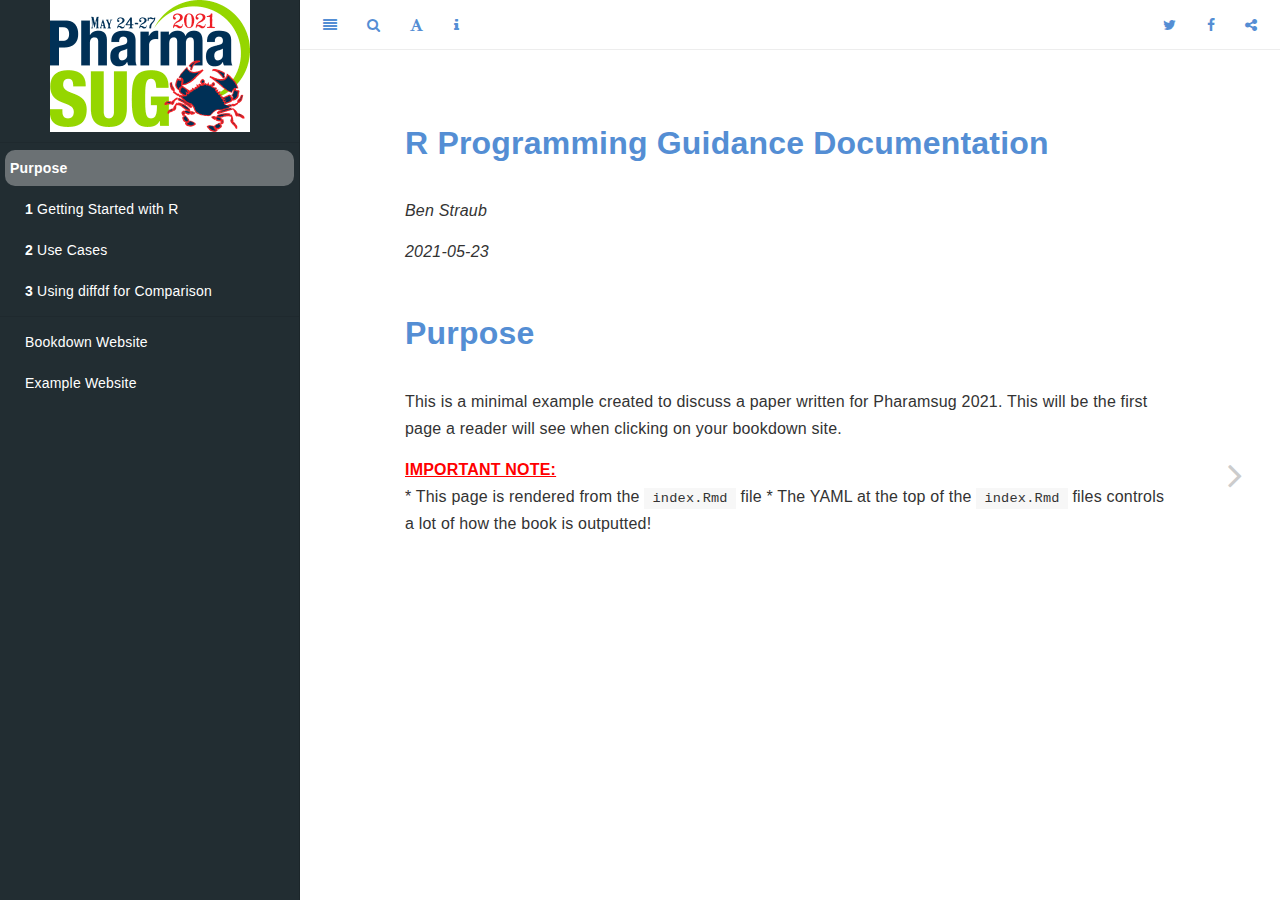
<file: index.html>
<!DOCTYPE html>
<html lang="" xml:lang="">
<head>

  <meta charset="utf-8" />
  <meta http-equiv="X-UA-Compatible" content="IE=edge" />
  <title>R Programming Guidance Documentation</title>
  <meta name="description" content="Documentation for using R in the Department" />
  <meta name="generator" content="bookdown 0.21 and GitBook 2.6.7" />

  <meta property="og:title" content="R Programming Guidance Documentation" />
  <meta property="og:type" content="book" />
  
  
  <meta property="og:description" content="Documentation for using R in the Department" />
  <meta name="github-repo" content="rstudio/bookdown-demo" />

  <meta name="twitter:card" content="summary" />
  <meta name="twitter:title" content="R Programming Guidance Documentation" />
  
  <meta name="twitter:description" content="Documentation for using R in the Department" />
  

<meta name="author" content="Ben Straub" />


<meta name="date" content="2021-05-23" />

  <meta name="viewport" content="width=device-width, initial-scale=1" />
  <meta name="apple-mobile-web-app-capable" content="yes" />
  <meta name="apple-mobile-web-app-status-bar-style" content="black" />
  
  

<link rel="next" href="intro.html"/>
<script src="libs/header-attrs-2.8/header-attrs.js"></script>
<script src="libs/jquery-2.2.3/jquery.min.js"></script>
<link href="libs/gitbook-2.6.7/css/style.css" rel="stylesheet" />
<link href="libs/gitbook-2.6.7/css/plugin-table.css" rel="stylesheet" />
<link href="libs/gitbook-2.6.7/css/plugin-bookdown.css" rel="stylesheet" />
<link href="libs/gitbook-2.6.7/css/plugin-highlight.css" rel="stylesheet" />
<link href="libs/gitbook-2.6.7/css/plugin-search.css" rel="stylesheet" />
<link href="libs/gitbook-2.6.7/css/plugin-fontsettings.css" rel="stylesheet" />
<link href="libs/gitbook-2.6.7/css/plugin-clipboard.css" rel="stylesheet" />











<style type="text/css">
pre > code.sourceCode { white-space: pre; position: relative; }
pre > code.sourceCode > span { display: inline-block; line-height: 1.25; }
pre > code.sourceCode > span:empty { height: 1.2em; }
.sourceCode { overflow: visible; }
code.sourceCode > span { color: inherit; text-decoration: inherit; }
pre.sourceCode { margin: 0; }
@media screen {
div.sourceCode { overflow: auto; }
}
@media print {
pre > code.sourceCode { white-space: pre-wrap; }
pre > code.sourceCode > span { text-indent: -5em; padding-left: 5em; }
}
pre.numberSource code
  { counter-reset: source-line 0; }
pre.numberSource code > span
  { position: relative; left: -4em; counter-increment: source-line; }
pre.numberSource code > span > a:first-child::before
  { content: counter(source-line);
    position: relative; left: -1em; text-align: right; vertical-align: baseline;
    border: none; display: inline-block;
    -webkit-touch-callout: none; -webkit-user-select: none;
    -khtml-user-select: none; -moz-user-select: none;
    -ms-user-select: none; user-select: none;
    padding: 0 4px; width: 4em;
    color: #aaaaaa;
  }
pre.numberSource { margin-left: 3em; border-left: 1px solid #aaaaaa;  padding-left: 4px; }
div.sourceCode
  {   }
@media screen {
pre > code.sourceCode > span > a:first-child::before { text-decoration: underline; }
}
code span.al { color: #ff0000; font-weight: bold; } /* Alert */
code span.an { color: #60a0b0; font-weight: bold; font-style: italic; } /* Annotation */
code span.at { color: #7d9029; } /* Attribute */
code span.bn { color: #40a070; } /* BaseN */
code span.bu { } /* BuiltIn */
code span.cf { color: #007020; font-weight: bold; } /* ControlFlow */
code span.ch { color: #4070a0; } /* Char */
code span.cn { color: #880000; } /* Constant */
code span.co { color: #60a0b0; font-style: italic; } /* Comment */
code span.cv { color: #60a0b0; font-weight: bold; font-style: italic; } /* CommentVar */
code span.do { color: #ba2121; font-style: italic; } /* Documentation */
code span.dt { color: #902000; } /* DataType */
code span.dv { color: #40a070; } /* DecVal */
code span.er { color: #ff0000; font-weight: bold; } /* Error */
code span.ex { } /* Extension */
code span.fl { color: #40a070; } /* Float */
code span.fu { color: #06287e; } /* Function */
code span.im { } /* Import */
code span.in { color: #60a0b0; font-weight: bold; font-style: italic; } /* Information */
code span.kw { color: #007020; font-weight: bold; } /* Keyword */
code span.op { color: #666666; } /* Operator */
code span.ot { color: #007020; } /* Other */
code span.pp { color: #bc7a00; } /* Preprocessor */
code span.sc { color: #4070a0; } /* SpecialChar */
code span.ss { color: #bb6688; } /* SpecialString */
code span.st { color: #4070a0; } /* String */
code span.va { color: #19177c; } /* Variable */
code span.vs { color: #4070a0; } /* VerbatimString */
code span.wa { color: #60a0b0; font-weight: bold; font-style: italic; } /* Warning */
</style>

<link rel="stylesheet" href="style.css" type="text/css" />
<link rel="stylesheet" href="toc.css" type="text/css" />
</head>

<body>



  <div class="book without-animation with-summary font-size-2 font-family-1" data-basepath=".">

    <div class="book-summary">
      <nav role="navigation">

<ul class="summary">
<li><center><img src="img/pharmasug.png" alt="logo" style="margin: 1 1 1 1"></center></li>

<li class="divider"></li>
<li class="chapter" data-level="" data-path="index.html"><a href="index.html"><i class="fa fa-check"></i>Purpose</a></li>
<li class="chapter" data-level="1" data-path="intro.html"><a href="intro.html"><i class="fa fa-check"></i><b>1</b> Getting Started with R</a>
<ul>
<li class="chapter" data-level="1.1" data-path="intro.html"><a href="intro.html#using-r-at-pharma-inc."><i class="fa fa-check"></i><b>1.1</b> Using R at Pharma Inc.</a></li>
<li class="chapter" data-level="1.2" data-path="intro.html"><a href="intro.html#developing-code"><i class="fa fa-check"></i><b>1.2</b> Developing Code</a></li>
<li class="chapter" data-level="1.3" data-path="intro.html"><a href="intro.html#accessing-the-data"><i class="fa fa-check"></i><b>1.3</b> Accessing the data</a></li>
</ul></li>
<li class="chapter" data-level="2" data-path="use-cases.html"><a href="use-cases.html"><i class="fa fa-check"></i><b>2</b> Use Cases</a></li>
<li class="chapter" data-level="3" data-path="using-diffdf-for-comparison.html"><a href="using-diffdf-for-comparison.html"><i class="fa fa-check"></i><b>3</b> Using diffdf for Comparison</a></li>
<li class="divider"></li>
<li><a href="https://bookdown.org/yihui/bookdown/" target="blank">Bookdown Website</a></li>
<li><a href="https://examplesite.org/" target="blank">Example Website</a></li>

</ul>

      </nav>
    </div>

    <div class="book-body">
      <div class="body-inner">
        <div class="book-header" role="navigation">
          <h1>
            <i class="fa fa-circle-o-notch fa-spin"></i><a href="./">R Programming Guidance Documentation</a>
          </h1>
        </div>

        <div class="page-wrapper" tabindex="-1" role="main">
          <div class="page-inner">

            <section class="normal" id="section-">
<div id="header">
<h1 class="title">R Programming Guidance Documentation</h1>
<p class="author"><em>Ben Straub</em></p>
<p class="date"><em>2021-05-23</em></p>
</div>
<div id="purpose" class="section level1 unnumbered">
<h1>Purpose</h1>
<p>This is a minimal example created to discuss a paper written for Pharamsug 2021. This will be the first page a reader will see when clicking on your bookdown site.</p>
<p><font color=red><b><u>IMPORTANT NOTE:</u></b></font><br>
* This page is rendered from the <code>index.Rmd</code> file
* The YAML at the top of the <code>index.Rmd</code> files controls a lot of how the book is outputted!</p>

</div>
            </section>

          </div>
        </div>
      </div>

<a href="intro.html" class="navigation navigation-next navigation-unique" aria-label="Next page"><i class="fa fa-angle-right"></i></a>
    </div>
  </div>
<script src="libs/gitbook-2.6.7/js/app.min.js"></script>
<script src="libs/gitbook-2.6.7/js/lunr.js"></script>
<script src="libs/gitbook-2.6.7/js/clipboard.min.js"></script>
<script src="libs/gitbook-2.6.7/js/plugin-search.js"></script>
<script src="libs/gitbook-2.6.7/js/plugin-sharing.js"></script>
<script src="libs/gitbook-2.6.7/js/plugin-fontsettings.js"></script>
<script src="libs/gitbook-2.6.7/js/plugin-bookdown.js"></script>
<script src="libs/gitbook-2.6.7/js/jquery.highlight.js"></script>
<script src="libs/gitbook-2.6.7/js/plugin-clipboard.js"></script>
<script>
gitbook.require(["gitbook"], function(gitbook) {
gitbook.start({
"sharing": {
"github": false,
"facebook": true,
"twitter": true,
"linkedin": false,
"weibo": false,
"instapaper": false,
"vk": false,
"all": ["facebook", "twitter", "linkedin", "weibo", "instapaper"]
},
"fontsettings": {
"theme": "white",
"family": "sans",
"size": 2
},
"edit": {
"link": null,
"text": null
},
"history": {
"link": null,
"text": null
},
"view": {
"link": null,
"text": null
},
"download": null,
"toc": {
"collapse": "section"
}
});
});
</script>

</body>

</html>
</file>
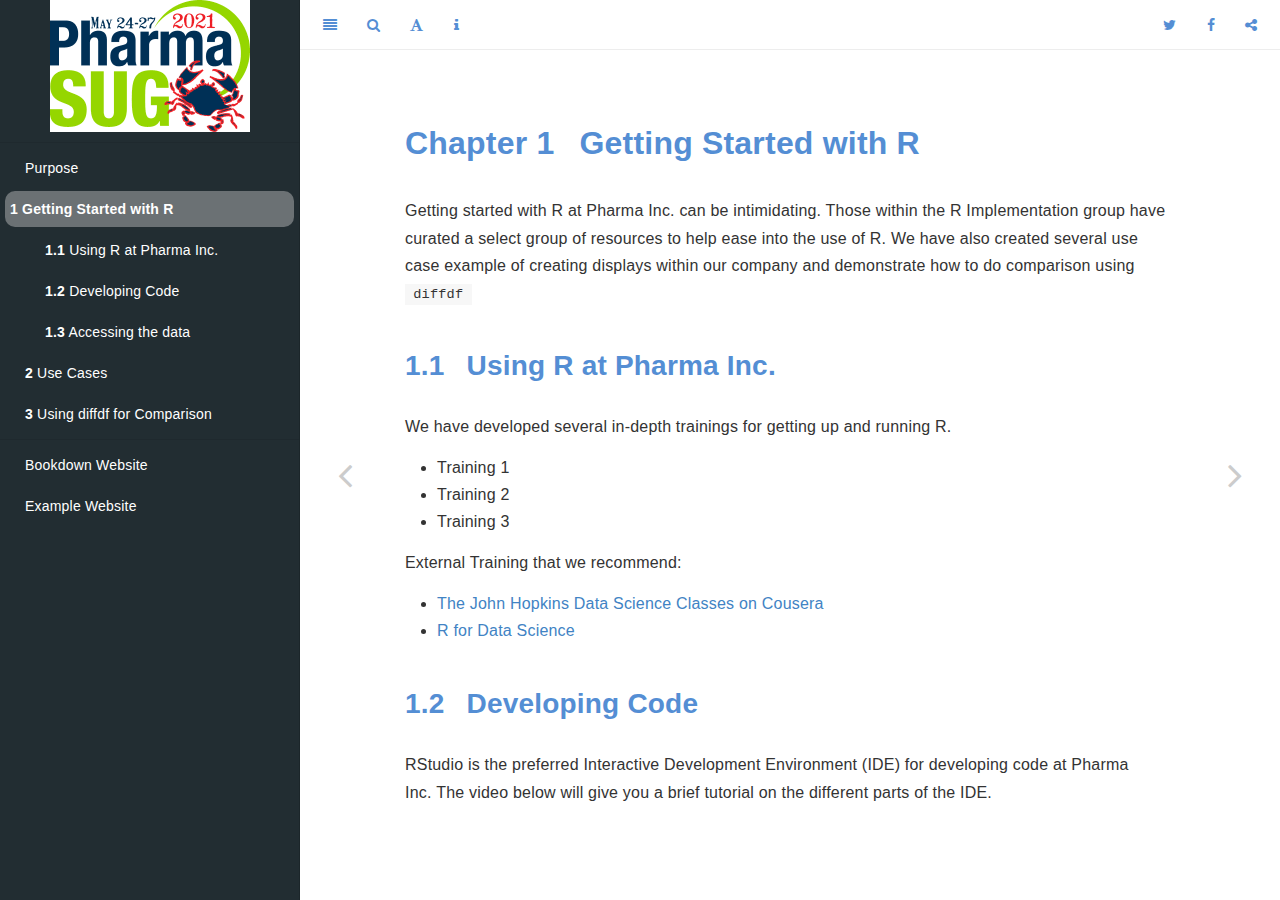
<file: intro.html>
<!DOCTYPE html>
<html lang="" xml:lang="">
<head>

  <meta charset="utf-8" />
  <meta http-equiv="X-UA-Compatible" content="IE=edge" />
  <title>Chapter 1 Getting Started with R | R Programming Guidance Documentation</title>
  <meta name="description" content="Documentation for using R in the Department" />
  <meta name="generator" content="bookdown 0.21 and GitBook 2.6.7" />

  <meta property="og:title" content="Chapter 1 Getting Started with R | R Programming Guidance Documentation" />
  <meta property="og:type" content="book" />
  
  
  <meta property="og:description" content="Documentation for using R in the Department" />
  <meta name="github-repo" content="rstudio/bookdown-demo" />

  <meta name="twitter:card" content="summary" />
  <meta name="twitter:title" content="Chapter 1 Getting Started with R | R Programming Guidance Documentation" />
  
  <meta name="twitter:description" content="Documentation for using R in the Department" />
  

<meta name="author" content="Ben Straub" />


<meta name="date" content="2021-05-23" />

  <meta name="viewport" content="width=device-width, initial-scale=1" />
  <meta name="apple-mobile-web-app-capable" content="yes" />
  <meta name="apple-mobile-web-app-status-bar-style" content="black" />
  
  
<link rel="prev" href="index.html"/>
<link rel="next" href="use-cases.html"/>
<script src="libs/header-attrs-2.8/header-attrs.js"></script>
<script src="libs/jquery-2.2.3/jquery.min.js"></script>
<link href="libs/gitbook-2.6.7/css/style.css" rel="stylesheet" />
<link href="libs/gitbook-2.6.7/css/plugin-table.css" rel="stylesheet" />
<link href="libs/gitbook-2.6.7/css/plugin-bookdown.css" rel="stylesheet" />
<link href="libs/gitbook-2.6.7/css/plugin-highlight.css" rel="stylesheet" />
<link href="libs/gitbook-2.6.7/css/plugin-search.css" rel="stylesheet" />
<link href="libs/gitbook-2.6.7/css/plugin-fontsettings.css" rel="stylesheet" />
<link href="libs/gitbook-2.6.7/css/plugin-clipboard.css" rel="stylesheet" />











<style type="text/css">
pre > code.sourceCode { white-space: pre; position: relative; }
pre > code.sourceCode > span { display: inline-block; line-height: 1.25; }
pre > code.sourceCode > span:empty { height: 1.2em; }
.sourceCode { overflow: visible; }
code.sourceCode > span { color: inherit; text-decoration: inherit; }
pre.sourceCode { margin: 0; }
@media screen {
div.sourceCode { overflow: auto; }
}
@media print {
pre > code.sourceCode { white-space: pre-wrap; }
pre > code.sourceCode > span { text-indent: -5em; padding-left: 5em; }
}
pre.numberSource code
  { counter-reset: source-line 0; }
pre.numberSource code > span
  { position: relative; left: -4em; counter-increment: source-line; }
pre.numberSource code > span > a:first-child::before
  { content: counter(source-line);
    position: relative; left: -1em; text-align: right; vertical-align: baseline;
    border: none; display: inline-block;
    -webkit-touch-callout: none; -webkit-user-select: none;
    -khtml-user-select: none; -moz-user-select: none;
    -ms-user-select: none; user-select: none;
    padding: 0 4px; width: 4em;
    color: #aaaaaa;
  }
pre.numberSource { margin-left: 3em; border-left: 1px solid #aaaaaa;  padding-left: 4px; }
div.sourceCode
  {   }
@media screen {
pre > code.sourceCode > span > a:first-child::before { text-decoration: underline; }
}
code span.al { color: #ff0000; font-weight: bold; } /* Alert */
code span.an { color: #60a0b0; font-weight: bold; font-style: italic; } /* Annotation */
code span.at { color: #7d9029; } /* Attribute */
code span.bn { color: #40a070; } /* BaseN */
code span.bu { } /* BuiltIn */
code span.cf { color: #007020; font-weight: bold; } /* ControlFlow */
code span.ch { color: #4070a0; } /* Char */
code span.cn { color: #880000; } /* Constant */
code span.co { color: #60a0b0; font-style: italic; } /* Comment */
code span.cv { color: #60a0b0; font-weight: bold; font-style: italic; } /* CommentVar */
code span.do { color: #ba2121; font-style: italic; } /* Documentation */
code span.dt { color: #902000; } /* DataType */
code span.dv { color: #40a070; } /* DecVal */
code span.er { color: #ff0000; font-weight: bold; } /* Error */
code span.ex { } /* Extension */
code span.fl { color: #40a070; } /* Float */
code span.fu { color: #06287e; } /* Function */
code span.im { } /* Import */
code span.in { color: #60a0b0; font-weight: bold; font-style: italic; } /* Information */
code span.kw { color: #007020; font-weight: bold; } /* Keyword */
code span.op { color: #666666; } /* Operator */
code span.ot { color: #007020; } /* Other */
code span.pp { color: #bc7a00; } /* Preprocessor */
code span.sc { color: #4070a0; } /* SpecialChar */
code span.ss { color: #bb6688; } /* SpecialString */
code span.st { color: #4070a0; } /* String */
code span.va { color: #19177c; } /* Variable */
code span.vs { color: #4070a0; } /* VerbatimString */
code span.wa { color: #60a0b0; font-weight: bold; font-style: italic; } /* Warning */
</style>

<link rel="stylesheet" href="style.css" type="text/css" />
<link rel="stylesheet" href="toc.css" type="text/css" />
</head>

<body>



  <div class="book without-animation with-summary font-size-2 font-family-1" data-basepath=".">

    <div class="book-summary">
      <nav role="navigation">

<ul class="summary">
<li><center><img src="img/pharmasug.png" alt="logo" style="margin: 1 1 1 1"></center></li>

<li class="divider"></li>
<li class="chapter" data-level="" data-path="index.html"><a href="index.html"><i class="fa fa-check"></i>Purpose</a></li>
<li class="chapter" data-level="1" data-path="intro.html"><a href="intro.html"><i class="fa fa-check"></i><b>1</b> Getting Started with R</a>
<ul>
<li class="chapter" data-level="1.1" data-path="intro.html"><a href="intro.html#using-r-at-pharma-inc."><i class="fa fa-check"></i><b>1.1</b> Using R at Pharma Inc.</a></li>
<li class="chapter" data-level="1.2" data-path="intro.html"><a href="intro.html#developing-code"><i class="fa fa-check"></i><b>1.2</b> Developing Code</a></li>
<li class="chapter" data-level="1.3" data-path="intro.html"><a href="intro.html#accessing-the-data"><i class="fa fa-check"></i><b>1.3</b> Accessing the data</a></li>
</ul></li>
<li class="chapter" data-level="2" data-path="use-cases.html"><a href="use-cases.html"><i class="fa fa-check"></i><b>2</b> Use Cases</a></li>
<li class="chapter" data-level="3" data-path="using-diffdf-for-comparison.html"><a href="using-diffdf-for-comparison.html"><i class="fa fa-check"></i><b>3</b> Using diffdf for Comparison</a></li>
<li class="divider"></li>
<li><a href="https://bookdown.org/yihui/bookdown/" target="blank">Bookdown Website</a></li>
<li><a href="https://examplesite.org/" target="blank">Example Website</a></li>

</ul>

      </nav>
    </div>

    <div class="book-body">
      <div class="body-inner">
        <div class="book-header" role="navigation">
          <h1>
            <i class="fa fa-circle-o-notch fa-spin"></i><a href="./">R Programming Guidance Documentation</a>
          </h1>
        </div>

        <div class="page-wrapper" tabindex="-1" role="main">
          <div class="page-inner">

            <section class="normal" id="section-">
<div id="intro" class="section level1" number="1">
<h1><span class="header-section-number">Chapter 1</span> Getting Started with R</h1>
<p>Getting started with R at Pharma Inc. can be intimidating. Those within the R Implementation group have curated a select group of resources to help ease into the use of R. We have also created several use case example of creating displays within our company and demonstrate how to do comparison using <code>diffdf</code></p>
<div id="using-r-at-pharma-inc." class="section level2" number="1.1">
<h2><span class="header-section-number">1.1</span> Using R at Pharma Inc.</h2>
<p>We have developed several in-depth trainings for getting up and running R.</p>
<ul>
<li>Training 1</li>
<li>Training 2</li>
<li>Training 3</li>
</ul>
<p>External Training that we recommend:</p>
<ul>
<li><a href="https://www.coursera.org/specializations/jhu-data-science?">The John Hopkins Data Science Classes on Cousera</a></li>
<li><a href="https://r4ds.had.co.nz/">R for Data Science</a></li>
</ul>
</div>
<div id="developing-code" class="section level2" number="1.2">
<h2><span class="header-section-number">1.2</span> Developing Code</h2>
<p>RStudio is the preferred Interactive Development Environment (IDE) for developing code at Pharma Inc. The video below will give you a brief tutorial on the different parts of the IDE.</p>
<iframe width="560" height="315" src="https://fast.wistia.net/embed/iframe/520zbd3tij?videoFoam=true" frameborder="0" allowfullscreen>
</iframe>
</div>
<div id="accessing-the-data" class="section level2" number="1.3">
<h2><span class="header-section-number">1.3</span> Accessing the data</h2>
<div class="sourceCode" id="cb1"><pre class="sourceCode r"><code class="sourceCode r"><span id="cb1-1"><a href="intro.html#cb1-1" aria-hidden="true" tabindex="-1"></a><span class="co"># Access to SDTM data in Production</span></span>
<span id="cb1-2"><a href="intro.html#cb1-2" aria-hidden="true" tabindex="-1"></a>sdtmdata <span class="ot">&lt;-</span> <span class="st">&quot;/compound/studyid/repeff/sdtm&quot;</span></span>
<span id="cb1-3"><a href="intro.html#cb1-3" aria-hidden="true" tabindex="-1"></a></span>
<span id="cb1-4"><a href="intro.html#cb1-4" aria-hidden="true" tabindex="-1"></a><span class="co"># Access to ADaM data in Production</span></span>
<span id="cb1-5"><a href="intro.html#cb1-5" aria-hidden="true" tabindex="-1"></a>adamdata <span class="ot">&lt;-</span> <span class="st">&quot;/compound/studyid/repeff/adamdata&quot;</span></span></code></pre></div>

</div>
</div>
            </section>

          </div>
        </div>
      </div>
<a href="index.html" class="navigation navigation-prev " aria-label="Previous page"><i class="fa fa-angle-left"></i></a>
<a href="use-cases.html" class="navigation navigation-next " aria-label="Next page"><i class="fa fa-angle-right"></i></a>
    </div>
  </div>
<script src="libs/gitbook-2.6.7/js/app.min.js"></script>
<script src="libs/gitbook-2.6.7/js/lunr.js"></script>
<script src="libs/gitbook-2.6.7/js/clipboard.min.js"></script>
<script src="libs/gitbook-2.6.7/js/plugin-search.js"></script>
<script src="libs/gitbook-2.6.7/js/plugin-sharing.js"></script>
<script src="libs/gitbook-2.6.7/js/plugin-fontsettings.js"></script>
<script src="libs/gitbook-2.6.7/js/plugin-bookdown.js"></script>
<script src="libs/gitbook-2.6.7/js/jquery.highlight.js"></script>
<script src="libs/gitbook-2.6.7/js/plugin-clipboard.js"></script>
<script>
gitbook.require(["gitbook"], function(gitbook) {
gitbook.start({
"sharing": {
"github": false,
"facebook": true,
"twitter": true,
"linkedin": false,
"weibo": false,
"instapaper": false,
"vk": false,
"all": ["facebook", "twitter", "linkedin", "weibo", "instapaper"]
},
"fontsettings": {
"theme": "white",
"family": "sans",
"size": 2
},
"edit": {
"link": null,
"text": null
},
"history": {
"link": null,
"text": null
},
"view": {
"link": null,
"text": null
},
"download": null,
"toc": {
"collapse": "section"
}
});
});
</script>

</body>

</html>
</file>
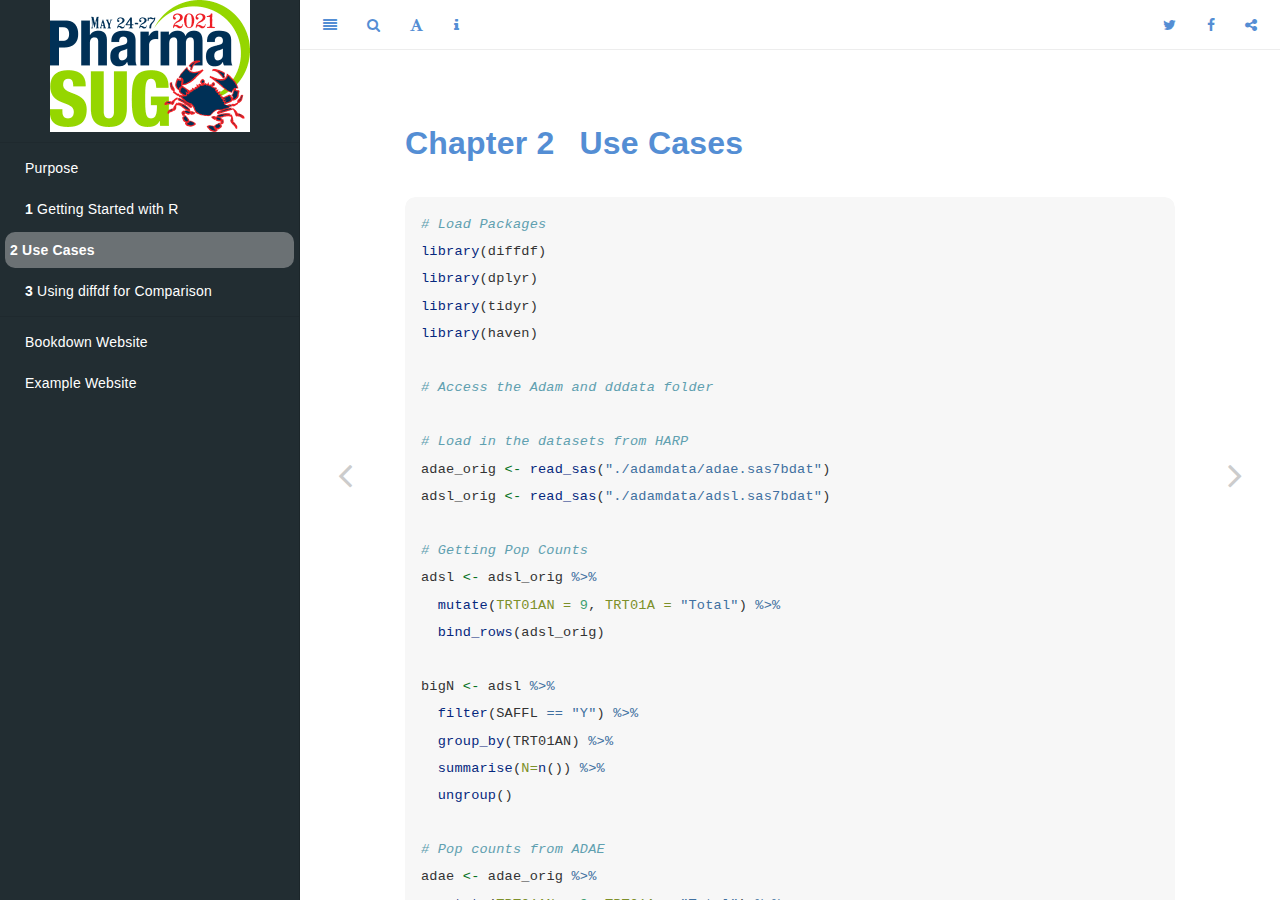
<file: use-cases.html>
<!DOCTYPE html>
<html lang="" xml:lang="">
<head>

  <meta charset="utf-8" />
  <meta http-equiv="X-UA-Compatible" content="IE=edge" />
  <title>Chapter 2 Use Cases | R Programming Guidance Documentation</title>
  <meta name="description" content="Documentation for using R in the Department" />
  <meta name="generator" content="bookdown 0.21 and GitBook 2.6.7" />

  <meta property="og:title" content="Chapter 2 Use Cases | R Programming Guidance Documentation" />
  <meta property="og:type" content="book" />
  
  
  <meta property="og:description" content="Documentation for using R in the Department" />
  <meta name="github-repo" content="rstudio/bookdown-demo" />

  <meta name="twitter:card" content="summary" />
  <meta name="twitter:title" content="Chapter 2 Use Cases | R Programming Guidance Documentation" />
  
  <meta name="twitter:description" content="Documentation for using R in the Department" />
  

<meta name="author" content="Ben Straub" />


<meta name="date" content="2021-05-23" />

  <meta name="viewport" content="width=device-width, initial-scale=1" />
  <meta name="apple-mobile-web-app-capable" content="yes" />
  <meta name="apple-mobile-web-app-status-bar-style" content="black" />
  
  
<link rel="prev" href="intro.html"/>
<link rel="next" href="using-diffdf-for-comparison.html"/>
<script src="libs/header-attrs-2.8/header-attrs.js"></script>
<script src="libs/jquery-2.2.3/jquery.min.js"></script>
<link href="libs/gitbook-2.6.7/css/style.css" rel="stylesheet" />
<link href="libs/gitbook-2.6.7/css/plugin-table.css" rel="stylesheet" />
<link href="libs/gitbook-2.6.7/css/plugin-bookdown.css" rel="stylesheet" />
<link href="libs/gitbook-2.6.7/css/plugin-highlight.css" rel="stylesheet" />
<link href="libs/gitbook-2.6.7/css/plugin-search.css" rel="stylesheet" />
<link href="libs/gitbook-2.6.7/css/plugin-fontsettings.css" rel="stylesheet" />
<link href="libs/gitbook-2.6.7/css/plugin-clipboard.css" rel="stylesheet" />











<style type="text/css">
pre > code.sourceCode { white-space: pre; position: relative; }
pre > code.sourceCode > span { display: inline-block; line-height: 1.25; }
pre > code.sourceCode > span:empty { height: 1.2em; }
.sourceCode { overflow: visible; }
code.sourceCode > span { color: inherit; text-decoration: inherit; }
pre.sourceCode { margin: 0; }
@media screen {
div.sourceCode { overflow: auto; }
}
@media print {
pre > code.sourceCode { white-space: pre-wrap; }
pre > code.sourceCode > span { text-indent: -5em; padding-left: 5em; }
}
pre.numberSource code
  { counter-reset: source-line 0; }
pre.numberSource code > span
  { position: relative; left: -4em; counter-increment: source-line; }
pre.numberSource code > span > a:first-child::before
  { content: counter(source-line);
    position: relative; left: -1em; text-align: right; vertical-align: baseline;
    border: none; display: inline-block;
    -webkit-touch-callout: none; -webkit-user-select: none;
    -khtml-user-select: none; -moz-user-select: none;
    -ms-user-select: none; user-select: none;
    padding: 0 4px; width: 4em;
    color: #aaaaaa;
  }
pre.numberSource { margin-left: 3em; border-left: 1px solid #aaaaaa;  padding-left: 4px; }
div.sourceCode
  {   }
@media screen {
pre > code.sourceCode > span > a:first-child::before { text-decoration: underline; }
}
code span.al { color: #ff0000; font-weight: bold; } /* Alert */
code span.an { color: #60a0b0; font-weight: bold; font-style: italic; } /* Annotation */
code span.at { color: #7d9029; } /* Attribute */
code span.bn { color: #40a070; } /* BaseN */
code span.bu { } /* BuiltIn */
code span.cf { color: #007020; font-weight: bold; } /* ControlFlow */
code span.ch { color: #4070a0; } /* Char */
code span.cn { color: #880000; } /* Constant */
code span.co { color: #60a0b0; font-style: italic; } /* Comment */
code span.cv { color: #60a0b0; font-weight: bold; font-style: italic; } /* CommentVar */
code span.do { color: #ba2121; font-style: italic; } /* Documentation */
code span.dt { color: #902000; } /* DataType */
code span.dv { color: #40a070; } /* DecVal */
code span.er { color: #ff0000; font-weight: bold; } /* Error */
code span.ex { } /* Extension */
code span.fl { color: #40a070; } /* Float */
code span.fu { color: #06287e; } /* Function */
code span.im { } /* Import */
code span.in { color: #60a0b0; font-weight: bold; font-style: italic; } /* Information */
code span.kw { color: #007020; font-weight: bold; } /* Keyword */
code span.op { color: #666666; } /* Operator */
code span.ot { color: #007020; } /* Other */
code span.pp { color: #bc7a00; } /* Preprocessor */
code span.sc { color: #4070a0; } /* SpecialChar */
code span.ss { color: #bb6688; } /* SpecialString */
code span.st { color: #4070a0; } /* String */
code span.va { color: #19177c; } /* Variable */
code span.vs { color: #4070a0; } /* VerbatimString */
code span.wa { color: #60a0b0; font-weight: bold; font-style: italic; } /* Warning */
</style>

<link rel="stylesheet" href="style.css" type="text/css" />
<link rel="stylesheet" href="toc.css" type="text/css" />
</head>

<body>



  <div class="book without-animation with-summary font-size-2 font-family-1" data-basepath=".">

    <div class="book-summary">
      <nav role="navigation">

<ul class="summary">
<li><center><img src="img/pharmasug.png" alt="logo" style="margin: 1 1 1 1"></center></li>

<li class="divider"></li>
<li class="chapter" data-level="" data-path="index.html"><a href="index.html"><i class="fa fa-check"></i>Purpose</a></li>
<li class="chapter" data-level="1" data-path="intro.html"><a href="intro.html"><i class="fa fa-check"></i><b>1</b> Getting Started with R</a>
<ul>
<li class="chapter" data-level="1.1" data-path="intro.html"><a href="intro.html#using-r-at-pharma-inc."><i class="fa fa-check"></i><b>1.1</b> Using R at Pharma Inc.</a></li>
<li class="chapter" data-level="1.2" data-path="intro.html"><a href="intro.html#developing-code"><i class="fa fa-check"></i><b>1.2</b> Developing Code</a></li>
<li class="chapter" data-level="1.3" data-path="intro.html"><a href="intro.html#accessing-the-data"><i class="fa fa-check"></i><b>1.3</b> Accessing the data</a></li>
</ul></li>
<li class="chapter" data-level="2" data-path="use-cases.html"><a href="use-cases.html"><i class="fa fa-check"></i><b>2</b> Use Cases</a></li>
<li class="chapter" data-level="3" data-path="using-diffdf-for-comparison.html"><a href="using-diffdf-for-comparison.html"><i class="fa fa-check"></i><b>3</b> Using diffdf for Comparison</a></li>
<li class="divider"></li>
<li><a href="https://bookdown.org/yihui/bookdown/" target="blank">Bookdown Website</a></li>
<li><a href="https://examplesite.org/" target="blank">Example Website</a></li>

</ul>

      </nav>
    </div>

    <div class="book-body">
      <div class="body-inner">
        <div class="book-header" role="navigation">
          <h1>
            <i class="fa fa-circle-o-notch fa-spin"></i><a href="./">R Programming Guidance Documentation</a>
          </h1>
        </div>

        <div class="page-wrapper" tabindex="-1" role="main">
          <div class="page-inner">

            <section class="normal" id="section-">
<div id="use-cases" class="section level1" number="2">
<h1><span class="header-section-number">Chapter 2</span> Use Cases</h1>
<div class="sourceCode" id="cb2"><pre class="sourceCode r"><code class="sourceCode r"><span id="cb2-1"><a href="use-cases.html#cb2-1" aria-hidden="true" tabindex="-1"></a><span class="co"># Load Packages</span></span>
<span id="cb2-2"><a href="use-cases.html#cb2-2" aria-hidden="true" tabindex="-1"></a><span class="fu">library</span>(diffdf)</span>
<span id="cb2-3"><a href="use-cases.html#cb2-3" aria-hidden="true" tabindex="-1"></a><span class="fu">library</span>(dplyr)</span>
<span id="cb2-4"><a href="use-cases.html#cb2-4" aria-hidden="true" tabindex="-1"></a><span class="fu">library</span>(tidyr)</span>
<span id="cb2-5"><a href="use-cases.html#cb2-5" aria-hidden="true" tabindex="-1"></a><span class="fu">library</span>(haven)</span>
<span id="cb2-6"><a href="use-cases.html#cb2-6" aria-hidden="true" tabindex="-1"></a></span>
<span id="cb2-7"><a href="use-cases.html#cb2-7" aria-hidden="true" tabindex="-1"></a><span class="co"># Access the Adam and dddata folder</span></span>
<span id="cb2-8"><a href="use-cases.html#cb2-8" aria-hidden="true" tabindex="-1"></a></span>
<span id="cb2-9"><a href="use-cases.html#cb2-9" aria-hidden="true" tabindex="-1"></a><span class="co"># Load in the datasets from HARP</span></span>
<span id="cb2-10"><a href="use-cases.html#cb2-10" aria-hidden="true" tabindex="-1"></a>adae_orig <span class="ot">&lt;-</span> <span class="fu">read_sas</span>(<span class="st">&quot;./adamdata/adae.sas7bdat&quot;</span>)</span>
<span id="cb2-11"><a href="use-cases.html#cb2-11" aria-hidden="true" tabindex="-1"></a>adsl_orig <span class="ot">&lt;-</span> <span class="fu">read_sas</span>(<span class="st">&quot;./adamdata/adsl.sas7bdat&quot;</span>)</span>
<span id="cb2-12"><a href="use-cases.html#cb2-12" aria-hidden="true" tabindex="-1"></a></span>
<span id="cb2-13"><a href="use-cases.html#cb2-13" aria-hidden="true" tabindex="-1"></a><span class="co"># Getting Pop Counts</span></span>
<span id="cb2-14"><a href="use-cases.html#cb2-14" aria-hidden="true" tabindex="-1"></a>adsl <span class="ot">&lt;-</span> adsl_orig <span class="sc">%&gt;%</span></span>
<span id="cb2-15"><a href="use-cases.html#cb2-15" aria-hidden="true" tabindex="-1"></a>  <span class="fu">mutate</span>(<span class="at">TRT01AN =</span> <span class="dv">9</span>, <span class="at">TRT01A =</span> <span class="st">&quot;Total&quot;</span>) <span class="sc">%&gt;%</span></span>
<span id="cb2-16"><a href="use-cases.html#cb2-16" aria-hidden="true" tabindex="-1"></a>  <span class="fu">bind_rows</span>(adsl_orig)</span>
<span id="cb2-17"><a href="use-cases.html#cb2-17" aria-hidden="true" tabindex="-1"></a></span>
<span id="cb2-18"><a href="use-cases.html#cb2-18" aria-hidden="true" tabindex="-1"></a>bigN <span class="ot">&lt;-</span> adsl <span class="sc">%&gt;%</span></span>
<span id="cb2-19"><a href="use-cases.html#cb2-19" aria-hidden="true" tabindex="-1"></a>  <span class="fu">filter</span>(SAFFL <span class="sc">==</span> <span class="st">&quot;Y&quot;</span>) <span class="sc">%&gt;%</span></span>
<span id="cb2-20"><a href="use-cases.html#cb2-20" aria-hidden="true" tabindex="-1"></a>  <span class="fu">group_by</span>(TRT01AN) <span class="sc">%&gt;%</span></span>
<span id="cb2-21"><a href="use-cases.html#cb2-21" aria-hidden="true" tabindex="-1"></a>  <span class="fu">summarise</span>(<span class="at">N=</span><span class="fu">n</span>()) <span class="sc">%&gt;%</span></span>
<span id="cb2-22"><a href="use-cases.html#cb2-22" aria-hidden="true" tabindex="-1"></a>  <span class="fu">ungroup</span>()</span>
<span id="cb2-23"><a href="use-cases.html#cb2-23" aria-hidden="true" tabindex="-1"></a></span>
<span id="cb2-24"><a href="use-cases.html#cb2-24" aria-hidden="true" tabindex="-1"></a><span class="co"># Pop counts from ADAE</span></span>
<span id="cb2-25"><a href="use-cases.html#cb2-25" aria-hidden="true" tabindex="-1"></a>adae <span class="ot">&lt;-</span> adae_orig <span class="sc">%&gt;%</span></span>
<span id="cb2-26"><a href="use-cases.html#cb2-26" aria-hidden="true" tabindex="-1"></a>  <span class="fu">mutate</span>(<span class="at">TRT01AN =</span> <span class="dv">9</span>, <span class="at">TRT01A =</span> <span class="st">&quot;Total&quot;</span>) <span class="sc">%&gt;%</span></span>
<span id="cb2-27"><a href="use-cases.html#cb2-27" aria-hidden="true" tabindex="-1"></a>  <span class="fu">bind_rows</span>(adae_orig)</span>
<span id="cb2-28"><a href="use-cases.html#cb2-28" aria-hidden="true" tabindex="-1"></a></span>
<span id="cb2-29"><a href="use-cases.html#cb2-29" aria-hidden="true" tabindex="-1"></a>adae1 <span class="ot">&lt;-</span> adae <span class="sc">%&gt;%</span></span>
<span id="cb2-30"><a href="use-cases.html#cb2-30" aria-hidden="true" tabindex="-1"></a>  <span class="fu">filter</span>(SAFFL <span class="sc">==</span> <span class="st">&quot;Y&quot;</span>) <span class="sc">%&gt;%</span></span>
<span id="cb2-31"><a href="use-cases.html#cb2-31" aria-hidden="true" tabindex="-1"></a>  <span class="fu">select</span>(STUDYID, TRT01AN, TRT01A, USUBJID, AEDECOD, AESOC) <span class="sc">%&gt;%</span></span>
<span id="cb2-32"><a href="use-cases.html#cb2-32" aria-hidden="true" tabindex="-1"></a>  <span class="fu">distinct</span>(<span class="at">.keep_all =</span> <span class="cn">TRUE</span>)</span>
<span id="cb2-33"><a href="use-cases.html#cb2-33" aria-hidden="true" tabindex="-1"></a></span>
<span id="cb2-34"><a href="use-cases.html#cb2-34" aria-hidden="true" tabindex="-1"></a><span class="co"># Overall Counts</span></span>
<span id="cb2-35"><a href="use-cases.html#cb2-35" aria-hidden="true" tabindex="-1"></a>adae2al <span class="ot">&lt;-</span> adae1 <span class="sc">%&gt;%</span></span>
<span id="cb2-36"><a href="use-cases.html#cb2-36" aria-hidden="true" tabindex="-1"></a>  <span class="fu">group_by</span>(TRT01AN) <span class="sc">%&gt;%</span></span>
<span id="cb2-37"><a href="use-cases.html#cb2-37" aria-hidden="true" tabindex="-1"></a>  <span class="fu">summarise</span>(<span class="at">n =</span> <span class="fu">n_distinct</span>(USUBJID)) <span class="sc">%&gt;%</span></span>
<span id="cb2-38"><a href="use-cases.html#cb2-38" aria-hidden="true" tabindex="-1"></a>  <span class="fu">mutate</span>(<span class="at">AESOC =</span> <span class="st">&quot;&quot;</span>, <span class="at">AEDECOD =</span> <span class="st">&quot;ANY EVENT&quot;</span>, <span class="at">summaryLevel =</span> <span class="dv">1</span>) <span class="sc">%&gt;%</span></span>
<span id="cb2-39"><a href="use-cases.html#cb2-39" aria-hidden="true" tabindex="-1"></a>  <span class="fu">ungroup</span>()</span>
<span id="cb2-40"><a href="use-cases.html#cb2-40" aria-hidden="true" tabindex="-1"></a></span>
<span id="cb2-41"><a href="use-cases.html#cb2-41" aria-hidden="true" tabindex="-1"></a><span class="co"># SOC counts</span></span>
<span id="cb2-42"><a href="use-cases.html#cb2-42" aria-hidden="true" tabindex="-1"></a>adae2sc <span class="ot">&lt;-</span> adae1 <span class="sc">%&gt;%</span></span>
<span id="cb2-43"><a href="use-cases.html#cb2-43" aria-hidden="true" tabindex="-1"></a>  <span class="fu">group_by</span>(AESOC, TRT01AN) <span class="sc">%&gt;%</span></span>
<span id="cb2-44"><a href="use-cases.html#cb2-44" aria-hidden="true" tabindex="-1"></a>  <span class="fu">summarise</span>(<span class="at">n =</span> <span class="fu">n_distinct</span>(USUBJID)) <span class="sc">%&gt;%</span></span>
<span id="cb2-45"><a href="use-cases.html#cb2-45" aria-hidden="true" tabindex="-1"></a>  <span class="fu">mutate</span>(<span class="at">AEDECOD =</span> <span class="st">&quot;Any event&quot;</span>, <span class="at">summaryLevel =</span> <span class="dv">2</span>) <span class="sc">%&gt;%</span></span>
<span id="cb2-46"><a href="use-cases.html#cb2-46" aria-hidden="true" tabindex="-1"></a>  <span class="fu">ungroup</span>()</span>
<span id="cb2-47"><a href="use-cases.html#cb2-47" aria-hidden="true" tabindex="-1"></a></span>
<span id="cb2-48"><a href="use-cases.html#cb2-48" aria-hidden="true" tabindex="-1"></a><span class="co"># PT counts</span></span>
<span id="cb2-49"><a href="use-cases.html#cb2-49" aria-hidden="true" tabindex="-1"></a>adae2pt <span class="ot">&lt;-</span> adae1 <span class="sc">%&gt;%</span></span>
<span id="cb2-50"><a href="use-cases.html#cb2-50" aria-hidden="true" tabindex="-1"></a>  <span class="fu">group_by</span>(AESOC, AEDECOD, TRT01AN) <span class="sc">%&gt;%</span></span>
<span id="cb2-51"><a href="use-cases.html#cb2-51" aria-hidden="true" tabindex="-1"></a>  <span class="fu">summarise</span>(<span class="at">n =</span> <span class="fu">n_distinct</span>(USUBJID)) <span class="sc">%&gt;%</span></span>
<span id="cb2-52"><a href="use-cases.html#cb2-52" aria-hidden="true" tabindex="-1"></a>  <span class="fu">mutate</span>(<span class="at">summaryLevel =</span> <span class="dv">3</span>) <span class="sc">%&gt;%</span></span>
<span id="cb2-53"><a href="use-cases.html#cb2-53" aria-hidden="true" tabindex="-1"></a>  <span class="fu">ungroup</span>()</span>
<span id="cb2-54"><a href="use-cases.html#cb2-54" aria-hidden="true" tabindex="-1"></a></span>
<span id="cb2-55"><a href="use-cases.html#cb2-55" aria-hidden="true" tabindex="-1"></a><span class="co"># Calculate Percentages and format cells with counts and percents</span></span>
<span id="cb2-56"><a href="use-cases.html#cb2-56" aria-hidden="true" tabindex="-1"></a>q_t_ae_fmt <span class="ot">&lt;-</span> <span class="fu">rbind</span>(adae2al, adae2pt, adae2sc) <span class="sc">%&gt;%</span></span>
<span id="cb2-57"><a href="use-cases.html#cb2-57" aria-hidden="true" tabindex="-1"></a>  <span class="fu">inner_join</span>(bigN, <span class="at">by =</span> <span class="fu">c</span>(<span class="st">&quot;TRT01AN&quot;</span>)) <span class="sc">%&gt;%</span></span>
<span id="cb2-58"><a href="use-cases.html#cb2-58" aria-hidden="true" tabindex="-1"></a>  <span class="fu">mutate</span>(</span>
<span id="cb2-59"><a href="use-cases.html#cb2-59" aria-hidden="true" tabindex="-1"></a>    <span class="at">per =</span> ((n <span class="sc">/</span> N) <span class="sc">*</span> <span class="dv">100</span>),</span>
<span id="cb2-60"><a href="use-cases.html#cb2-60" aria-hidden="true" tabindex="-1"></a>    <span class="at">aval =</span> <span class="fu">n_percent</span>(n, per, <span class="at">dem_pl =</span> <span class="dv">1</span>)</span>
<span id="cb2-61"><a href="use-cases.html#cb2-61" aria-hidden="true" tabindex="-1"></a>  ) <span class="sc">%&gt;%</span></span>
<span id="cb2-62"><a href="use-cases.html#cb2-62" aria-hidden="true" tabindex="-1"></a>  <span class="fu">select</span>(<span class="sc">-</span>n, <span class="sc">-</span>N, <span class="sc">-</span>per)</span>
<span id="cb2-63"><a href="use-cases.html#cb2-63" aria-hidden="true" tabindex="-1"></a></span>
<span id="cb2-64"><a href="use-cases.html#cb2-64" aria-hidden="true" tabindex="-1"></a><span class="co"># Long to Wide</span></span>
<span id="cb2-65"><a href="use-cases.html#cb2-65" aria-hidden="true" tabindex="-1"></a><span class="co"># Updated to Pivot Wider</span></span>
<span id="cb2-66"><a href="use-cases.html#cb2-66" aria-hidden="true" tabindex="-1"></a>q_t_ae_sum_tsp <span class="ot">&lt;-</span> q_t_ae_fmt <span class="sc">%&gt;%</span></span>
<span id="cb2-67"><a href="use-cases.html#cb2-67" aria-hidden="true" tabindex="-1"></a>  <span class="fu">pivot_wider</span>(<span class="at">id_cols =</span> <span class="fu">c</span>(<span class="st">&quot;TRT01AN&quot;</span>,<span class="st">&quot;summaryLevel&quot;</span>, <span class="st">&quot;AESOC&quot;</span>, <span class="st">&quot;AEDECOD&quot;</span>),</span>
<span id="cb2-68"><a href="use-cases.html#cb2-68" aria-hidden="true" tabindex="-1"></a>              <span class="at">names_from=</span>TRT01AN, <span class="at">names_prefix=</span><span class="st">&quot;tt_ac&quot;</span>,</span>
<span id="cb2-69"><a href="use-cases.html#cb2-69" aria-hidden="true" tabindex="-1"></a>              <span class="at">values_from=</span>aval, <span class="at">values_fill =</span> <span class="fu">list</span>(<span class="at">aval =</span> <span class="st">&quot;0&quot;</span>))</span></code></pre></div>

</div>
            </section>

          </div>
        </div>
      </div>
<a href="intro.html" class="navigation navigation-prev " aria-label="Previous page"><i class="fa fa-angle-left"></i></a>
<a href="using-diffdf-for-comparison.html" class="navigation navigation-next " aria-label="Next page"><i class="fa fa-angle-right"></i></a>
    </div>
  </div>
<script src="libs/gitbook-2.6.7/js/app.min.js"></script>
<script src="libs/gitbook-2.6.7/js/lunr.js"></script>
<script src="libs/gitbook-2.6.7/js/clipboard.min.js"></script>
<script src="libs/gitbook-2.6.7/js/plugin-search.js"></script>
<script src="libs/gitbook-2.6.7/js/plugin-sharing.js"></script>
<script src="libs/gitbook-2.6.7/js/plugin-fontsettings.js"></script>
<script src="libs/gitbook-2.6.7/js/plugin-bookdown.js"></script>
<script src="libs/gitbook-2.6.7/js/jquery.highlight.js"></script>
<script src="libs/gitbook-2.6.7/js/plugin-clipboard.js"></script>
<script>
gitbook.require(["gitbook"], function(gitbook) {
gitbook.start({
"sharing": {
"github": false,
"facebook": true,
"twitter": true,
"linkedin": false,
"weibo": false,
"instapaper": false,
"vk": false,
"all": ["facebook", "twitter", "linkedin", "weibo", "instapaper"]
},
"fontsettings": {
"theme": "white",
"family": "sans",
"size": 2
},
"edit": {
"link": null,
"text": null
},
"history": {
"link": null,
"text": null
},
"view": {
"link": null,
"text": null
},
"download": null,
"toc": {
"collapse": "section"
}
});
});
</script>

</body>

</html>
</file>
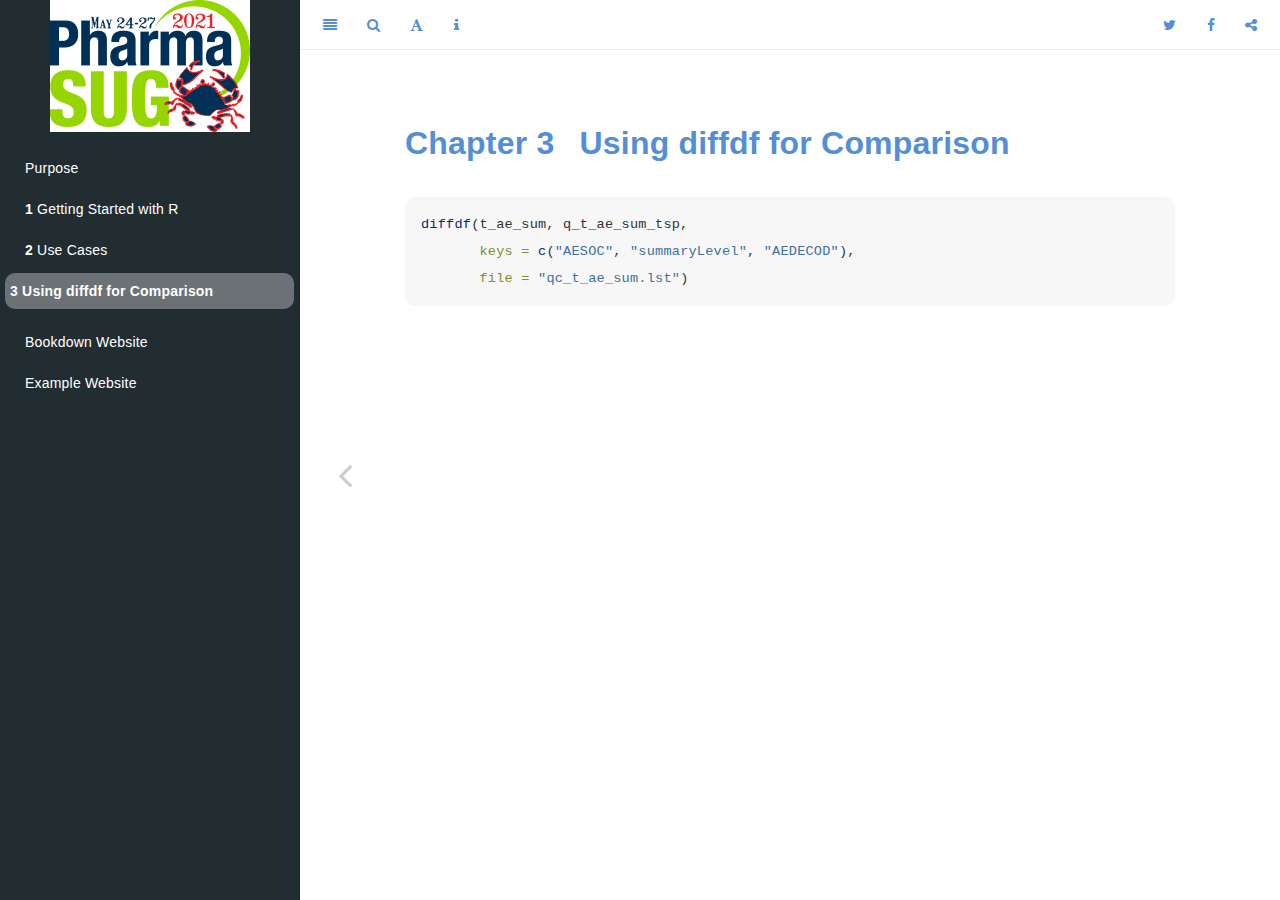
<file: using-diffdf-for-comparison.html>
<!DOCTYPE html>
<html lang="" xml:lang="">
<head>

  <meta charset="utf-8" />
  <meta http-equiv="X-UA-Compatible" content="IE=edge" />
  <title>Chapter 3 Using diffdf for Comparison | R Programming Guidance Documentation</title>
  <meta name="description" content="Documentation for using R in the Department" />
  <meta name="generator" content="bookdown 0.21 and GitBook 2.6.7" />

  <meta property="og:title" content="Chapter 3 Using diffdf for Comparison | R Programming Guidance Documentation" />
  <meta property="og:type" content="book" />
  
  
  <meta property="og:description" content="Documentation for using R in the Department" />
  <meta name="github-repo" content="rstudio/bookdown-demo" />

  <meta name="twitter:card" content="summary" />
  <meta name="twitter:title" content="Chapter 3 Using diffdf for Comparison | R Programming Guidance Documentation" />
  
  <meta name="twitter:description" content="Documentation for using R in the Department" />
  

<meta name="author" content="Ben Straub" />


<meta name="date" content="2021-05-23" />

  <meta name="viewport" content="width=device-width, initial-scale=1" />
  <meta name="apple-mobile-web-app-capable" content="yes" />
  <meta name="apple-mobile-web-app-status-bar-style" content="black" />
  
  
<link rel="prev" href="use-cases.html"/>

<script src="libs/header-attrs-2.8/header-attrs.js"></script>
<script src="libs/jquery-2.2.3/jquery.min.js"></script>
<link href="libs/gitbook-2.6.7/css/style.css" rel="stylesheet" />
<link href="libs/gitbook-2.6.7/css/plugin-table.css" rel="stylesheet" />
<link href="libs/gitbook-2.6.7/css/plugin-bookdown.css" rel="stylesheet" />
<link href="libs/gitbook-2.6.7/css/plugin-highlight.css" rel="stylesheet" />
<link href="libs/gitbook-2.6.7/css/plugin-search.css" rel="stylesheet" />
<link href="libs/gitbook-2.6.7/css/plugin-fontsettings.css" rel="stylesheet" />
<link href="libs/gitbook-2.6.7/css/plugin-clipboard.css" rel="stylesheet" />











<style type="text/css">
pre > code.sourceCode { white-space: pre; position: relative; }
pre > code.sourceCode > span { display: inline-block; line-height: 1.25; }
pre > code.sourceCode > span:empty { height: 1.2em; }
.sourceCode { overflow: visible; }
code.sourceCode > span { color: inherit; text-decoration: inherit; }
pre.sourceCode { margin: 0; }
@media screen {
div.sourceCode { overflow: auto; }
}
@media print {
pre > code.sourceCode { white-space: pre-wrap; }
pre > code.sourceCode > span { text-indent: -5em; padding-left: 5em; }
}
pre.numberSource code
  { counter-reset: source-line 0; }
pre.numberSource code > span
  { position: relative; left: -4em; counter-increment: source-line; }
pre.numberSource code > span > a:first-child::before
  { content: counter(source-line);
    position: relative; left: -1em; text-align: right; vertical-align: baseline;
    border: none; display: inline-block;
    -webkit-touch-callout: none; -webkit-user-select: none;
    -khtml-user-select: none; -moz-user-select: none;
    -ms-user-select: none; user-select: none;
    padding: 0 4px; width: 4em;
    color: #aaaaaa;
  }
pre.numberSource { margin-left: 3em; border-left: 1px solid #aaaaaa;  padding-left: 4px; }
div.sourceCode
  {   }
@media screen {
pre > code.sourceCode > span > a:first-child::before { text-decoration: underline; }
}
code span.al { color: #ff0000; font-weight: bold; } /* Alert */
code span.an { color: #60a0b0; font-weight: bold; font-style: italic; } /* Annotation */
code span.at { color: #7d9029; } /* Attribute */
code span.bn { color: #40a070; } /* BaseN */
code span.bu { } /* BuiltIn */
code span.cf { color: #007020; font-weight: bold; } /* ControlFlow */
code span.ch { color: #4070a0; } /* Char */
code span.cn { color: #880000; } /* Constant */
code span.co { color: #60a0b0; font-style: italic; } /* Comment */
code span.cv { color: #60a0b0; font-weight: bold; font-style: italic; } /* CommentVar */
code span.do { color: #ba2121; font-style: italic; } /* Documentation */
code span.dt { color: #902000; } /* DataType */
code span.dv { color: #40a070; } /* DecVal */
code span.er { color: #ff0000; font-weight: bold; } /* Error */
code span.ex { } /* Extension */
code span.fl { color: #40a070; } /* Float */
code span.fu { color: #06287e; } /* Function */
code span.im { } /* Import */
code span.in { color: #60a0b0; font-weight: bold; font-style: italic; } /* Information */
code span.kw { color: #007020; font-weight: bold; } /* Keyword */
code span.op { color: #666666; } /* Operator */
code span.ot { color: #007020; } /* Other */
code span.pp { color: #bc7a00; } /* Preprocessor */
code span.sc { color: #4070a0; } /* SpecialChar */
code span.ss { color: #bb6688; } /* SpecialString */
code span.st { color: #4070a0; } /* String */
code span.va { color: #19177c; } /* Variable */
code span.vs { color: #4070a0; } /* VerbatimString */
code span.wa { color: #60a0b0; font-weight: bold; font-style: italic; } /* Warning */
</style>

<link rel="stylesheet" href="style.css" type="text/css" />
<link rel="stylesheet" href="toc.css" type="text/css" />
</head>

<body>



  <div class="book without-animation with-summary font-size-2 font-family-1" data-basepath=".">

    <div class="book-summary">
      <nav role="navigation">

<ul class="summary">
<li><center><img src="img/pharmasug.png" alt="logo" style="margin: 1 1 1 1"></center></li>

<li class="divider"></li>
<li class="chapter" data-level="" data-path="index.html"><a href="index.html"><i class="fa fa-check"></i>Purpose</a></li>
<li class="chapter" data-level="1" data-path="intro.html"><a href="intro.html"><i class="fa fa-check"></i><b>1</b> Getting Started with R</a>
<ul>
<li class="chapter" data-level="1.1" data-path="intro.html"><a href="intro.html#using-r-at-pharma-inc."><i class="fa fa-check"></i><b>1.1</b> Using R at Pharma Inc.</a></li>
<li class="chapter" data-level="1.2" data-path="intro.html"><a href="intro.html#developing-code"><i class="fa fa-check"></i><b>1.2</b> Developing Code</a></li>
<li class="chapter" data-level="1.3" data-path="intro.html"><a href="intro.html#accessing-the-data"><i class="fa fa-check"></i><b>1.3</b> Accessing the data</a></li>
</ul></li>
<li class="chapter" data-level="2" data-path="use-cases.html"><a href="use-cases.html"><i class="fa fa-check"></i><b>2</b> Use Cases</a></li>
<li class="chapter" data-level="3" data-path="using-diffdf-for-comparison.html"><a href="using-diffdf-for-comparison.html"><i class="fa fa-check"></i><b>3</b> Using diffdf for Comparison</a></li>
<li class="divider"></li>
<li><a href="https://bookdown.org/yihui/bookdown/" target="blank">Bookdown Website</a></li>
<li><a href="https://examplesite.org/" target="blank">Example Website</a></li>

</ul>

      </nav>
    </div>

    <div class="book-body">
      <div class="body-inner">
        <div class="book-header" role="navigation">
          <h1>
            <i class="fa fa-circle-o-notch fa-spin"></i><a href="./">R Programming Guidance Documentation</a>
          </h1>
        </div>

        <div class="page-wrapper" tabindex="-1" role="main">
          <div class="page-inner">

            <section class="normal" id="section-">
<div id="using-diffdf-for-comparison" class="section level1" number="3">
<h1><span class="header-section-number">Chapter 3</span> Using diffdf for Comparison</h1>
<div class="sourceCode" id="cb3"><pre class="sourceCode r"><code class="sourceCode r"><span id="cb3-1"><a href="using-diffdf-for-comparison.html#cb3-1" aria-hidden="true" tabindex="-1"></a><span class="fu">diffdf</span>(t_ae_sum, q_t_ae_sum_tsp,</span>
<span id="cb3-2"><a href="using-diffdf-for-comparison.html#cb3-2" aria-hidden="true" tabindex="-1"></a>       <span class="at">keys =</span> <span class="fu">c</span>(<span class="st">&quot;AESOC&quot;</span>, <span class="st">&quot;summaryLevel&quot;</span>, <span class="st">&quot;AEDECOD&quot;</span>),</span>
<span id="cb3-3"><a href="using-diffdf-for-comparison.html#cb3-3" aria-hidden="true" tabindex="-1"></a>       <span class="at">file =</span> <span class="st">&quot;qc_t_ae_sum.lst&quot;</span>)</span></code></pre></div>

</div>
            </section>

          </div>
        </div>
      </div>
<a href="use-cases.html" class="navigation navigation-prev navigation-unique" aria-label="Previous page"><i class="fa fa-angle-left"></i></a>

    </div>
  </div>
<script src="libs/gitbook-2.6.7/js/app.min.js"></script>
<script src="libs/gitbook-2.6.7/js/lunr.js"></script>
<script src="libs/gitbook-2.6.7/js/clipboard.min.js"></script>
<script src="libs/gitbook-2.6.7/js/plugin-search.js"></script>
<script src="libs/gitbook-2.6.7/js/plugin-sharing.js"></script>
<script src="libs/gitbook-2.6.7/js/plugin-fontsettings.js"></script>
<script src="libs/gitbook-2.6.7/js/plugin-bookdown.js"></script>
<script src="libs/gitbook-2.6.7/js/jquery.highlight.js"></script>
<script src="libs/gitbook-2.6.7/js/plugin-clipboard.js"></script>
<script>
gitbook.require(["gitbook"], function(gitbook) {
gitbook.start({
"sharing": {
"github": false,
"facebook": true,
"twitter": true,
"linkedin": false,
"weibo": false,
"instapaper": false,
"vk": false,
"all": ["facebook", "twitter", "linkedin", "weibo", "instapaper"]
},
"fontsettings": {
"theme": "white",
"family": "sans",
"size": 2
},
"edit": {
"link": null,
"text": null
},
"history": {
"link": null,
"text": null
},
"view": {
"link": null,
"text": null
},
"download": null,
"toc": {
"collapse": "section"
}
});
});
</script>

</body>

</html>
</file>
<file: libs/gitbook-2.6.7/css/plugin-table.css>
.book .book-body .page-wrapper .page-inner section.normal table{display:table;width:100%;border-collapse:collapse;border-spacing:0;overflow:auto}.book .book-body .page-wrapper .page-inner section.normal table td,.book .book-body .page-wrapper .page-inner section.normal table th{padding:6px 13px;border:1px solid #ddd}.book .book-body .page-wrapper .page-inner section.normal table tr{background-color:#fff;border-top:1px solid #ccc}.book .book-body .page-wrapper .page-inner section.normal table tr:nth-child(2n){background-color:#f8f8f8}.book .book-body .page-wrapper .page-inner section.normal table th{font-weight:700}
</file>
<file: libs/gitbook-2.6.7/css/plugin-bookdown.css>
.book .book-header h1 {
  padding-left: 20px;
  padding-right: 20px;
}
.book .book-header.fixed {
  position: fixed;
  right: 0;
  top: 0;
  left: 0;
  border-bottom: 1px solid rgba(0,0,0,.07);
}
span.search-highlight {
  background-color: #ffff88;
}
@media (min-width: 600px) {
  .book.with-summary .book-header.fixed {
    left: 300px;
  }
}
@media (max-width: 1240px) {
  .book .book-body.fixed {
    top: 50px;
  }
  .book .book-body.fixed .body-inner {
    top: auto;
  }
}
@media (max-width: 600px) {
  .book.with-summary .book-header.fixed {
    left: calc(100% - 60px);
    min-width: 300px;
  }
  .book.with-summary .book-body {
    transform: none;
    left: calc(100% - 60px);
    min-width: 300px;
  }
  .book .book-body.fixed {
    top: 0;
  }
}

.book .book-body.fixed .body-inner {
  top: 50px;
}
.book .book-body .page-wrapper .page-inner section.normal sub, .book .book-body .page-wrapper .page-inner section.normal sup {
  font-size: 85%;
}

@media print {
  .book .book-summary, .book .book-body .book-header, .fa {
    display: none !important;
  }
  .book .book-body.fixed {
    left: 0px;
  }
  .book .book-body,.book .book-body .body-inner, .book.with-summary {
    overflow: visible !important;
  }
}
.kable_wrapper {
  border-spacing: 20px 0;
  border-collapse: separate;
  border: none;
  margin: auto;
}
.kable_wrapper > tbody > tr > td {
  vertical-align: top;
}
.book .book-body .page-wrapper .page-inner section.normal table tr.header {
  border-top-width: 2px;
}
.book .book-body .page-wrapper .page-inner section.normal table tr:last-child td {
  border-bottom-width: 2px;
}
.book .book-body .page-wrapper .page-inner section.normal table td, .book .book-body .page-wrapper .page-inner section.normal table th {
  border-left: none;
  border-right: none;
}
.book .book-body .page-wrapper .page-inner section.normal table.kable_wrapper > tbody > tr, .book .book-body .page-wrapper .page-inner section.normal table.kable_wrapper > tbody > tr > td {
  border-top: none;
}
.book .book-body .page-wrapper .page-inner section.normal table.kable_wrapper > tbody > tr:last-child > td {
    border-bottom: none;
}

div.theorem, div.lemma, div.corollary, div.proposition, div.conjecture {
  font-style: italic;
}
span.theorem, span.lemma, span.corollary, span.proposition, span.conjecture {
  font-style: normal;
}
div.proof>*:last-child:after {
  content: "\25a2";
  float: right;
}
.header-section-number {
  padding-right: .5em;
}
</file>
<file: libs/gitbook-2.6.7/css/plugin-highlight.css>
.book .book-body .page-wrapper .page-inner section.normal pre,
.book .book-body .page-wrapper .page-inner section.normal code {
  /* http://jmblog.github.com/color-themes-for-google-code-highlightjs */
  /* Tomorrow Comment */
  /* Tomorrow Red */
  /* Tomorrow Orange */
  /* Tomorrow Yellow */
  /* Tomorrow Green */
  /* Tomorrow Aqua */
  /* Tomorrow Blue */
  /* Tomorrow Purple */
}
.book .book-body .page-wrapper .page-inner section.normal pre .hljs-comment,
.book .book-body .page-wrapper .page-inner section.normal code .hljs-comment,
.book .book-body .page-wrapper .page-inner section.normal pre .hljs-title,
.book .book-body .page-wrapper .page-inner section.normal code .hljs-title {
  color: #8e908c;
}
.book .book-body .page-wrapper .page-inner section.normal pre .hljs-variable,
.book .book-body .page-wrapper .page-inner section.normal code .hljs-variable,
.book .book-body .page-wrapper .page-inner section.normal pre .hljs-attribute,
.book .book-body .page-wrapper .page-inner section.normal code .hljs-attribute,
.book .book-body .page-wrapper .page-inner section.normal pre .hljs-tag,
.book .book-body .page-wrapper .page-inner section.normal code .hljs-tag,
.book .book-body .page-wrapper .page-inner section.normal pre .hljs-regexp,
.book .book-body .page-wrapper .page-inner section.normal code .hljs-regexp,
.book .book-body .page-wrapper .page-inner section.normal pre .ruby .hljs-constant,
.book .book-body .page-wrapper .page-inner section.normal code .ruby .hljs-constant,
.book .book-body .page-wrapper .page-inner section.normal pre .xml .hljs-tag .hljs-title,
.book .book-body .page-wrapper .page-inner section.normal code .xml .hljs-tag .hljs-title,
.book .book-body .page-wrapper .page-inner section.normal pre .xml .hljs-pi,
.book .book-body .page-wrapper .page-inner section.normal code .xml .hljs-pi,
.book .book-body .page-wrapper .page-inner section.normal pre .xml .hljs-doctype,
.book .book-body .page-wrapper .page-inner section.normal code .xml .hljs-doctype,
.book .book-body .page-wrapper .page-inner section.normal pre .html .hljs-doctype,
.book .book-body .page-wrapper .page-inner section.normal code .html .hljs-doctype,
.book .book-body .page-wrapper .page-inner section.normal pre .css .hljs-id,
.book .book-body .page-wrapper .page-inner section.normal code .css .hljs-id,
.book .book-body .page-wrapper .page-inner section.normal pre .css .hljs-class,
.book .book-body .page-wrapper .page-inner section.normal code .css .hljs-class,
.book .book-body .page-wrapper .page-inner section.normal pre .css .hljs-pseudo,
.book .book-body .page-wrapper .page-inner section.normal code .css .hljs-pseudo {
  color: #c82829;
}
.book .book-body .page-wrapper .page-inner section.normal pre .hljs-number,
.book .book-body .page-wrapper .page-inner section.normal code .hljs-number,
.book .book-body .page-wrapper .page-inner section.normal pre .hljs-preprocessor,
.book .book-body .page-wrapper .page-inner section.normal code .hljs-preprocessor,
.book .book-body .page-wrapper .page-inner section.normal pre .hljs-pragma,
.book .book-body .page-wrapper .page-inner section.normal code .hljs-pragma,
.book .book-body .page-wrapper .page-inner section.normal pre .hljs-built_in,
.book .book-body .page-wrapper .page-inner section.normal code .hljs-built_in,
.book .book-body .page-wrapper .page-inner section.normal pre .hljs-literal,
.book .book-body .page-wrapper .page-inner section.normal code .hljs-literal,
.book .book-body .page-wrapper .page-inner section.normal pre .hljs-params,
.book .book-body .page-wrapper .page-inner section.normal code .hljs-params,
.book .book-body .page-wrapper .page-inner section.normal pre .hljs-constant,
.book .book-body .page-wrapper .page-inner section.normal code .hljs-constant {
  color: #f5871f;
}
.book .book-body .page-wrapper .page-inner section.normal pre .ruby .hljs-class .hljs-title,
.book .book-body .page-wrapper .page-inner section.normal code .ruby .hljs-class .hljs-title,
.book .book-body .page-wrapper .page-inner section.normal pre .css .hljs-rules .hljs-attribute,
.book .book-body .page-wrapper .page-inner section.normal code .css .hljs-rules .hljs-attribute {
  color: #eab700;
}
.book .book-body .page-wrapper .page-inner section.normal pre .hljs-string,
.book .book-body .page-wrapper .page-inner section.normal code .hljs-string,
.book .book-body .page-wrapper .page-inner section.normal pre .hljs-value,
.book .book-body .page-wrapper .page-inner section.normal code .hljs-value,
.book .book-body .page-wrapper .page-inner section.normal pre .hljs-inheritance,
.book .book-body .page-wrapper .page-inner section.normal code .hljs-inheritance,
.book .book-body .page-wrapper .page-inner section.normal pre .hljs-header,
.book .book-body .page-wrapper .page-inner section.normal code .hljs-header,
.book .book-body .page-wrapper .page-inner section.normal pre .ruby .hljs-symbol,
.book .book-body .page-wrapper .page-inner section.normal code .ruby .hljs-symbol,
.book .book-body .page-wrapper .page-inner section.normal pre .xml .hljs-cdata,
.book .book-body .page-wrapper .page-inner section.normal code .xml .hljs-cdata {
  color: #718c00;
}
.book .book-body .page-wrapper .page-inner section.normal pre .css .hljs-hexcolor,
.book .book-body .page-wrapper .page-inner section.normal code .css .hljs-hexcolor {
  color: #3e999f;
}
.book .book-body .page-wrapper .page-inner section.normal pre .hljs-function,
.book .book-body .page-wrapper .page-inner section.normal code .hljs-function,
.book .book-body .page-wrapper .page-inner section.normal pre .python .hljs-decorator,
.book .book-body .page-wrapper .page-inner section.normal code .python .hljs-decorator,
.book .book-body .page-wrapper .page-inner section.normal pre .python .hljs-title,
.book .book-body .page-wrapper .page-inner section.normal code .python .hljs-title,
.book .book-body .page-wrapper .page-inner section.normal pre .ruby .hljs-function .hljs-title,
.book .book-body .page-wrapper .page-inner section.normal code .ruby .hljs-function .hljs-title,
.book .book-body .page-wrapper .page-inner section.normal pre .ruby .hljs-title .hljs-keyword,
.book .book-body .page-wrapper .page-inner section.normal code .ruby .hljs-title .hljs-keyword,
.book .book-body .page-wrapper .page-inner section.normal pre .perl .hljs-sub,
.book .book-body .page-wrapper .page-inner section.normal code .perl .hljs-sub,
.book .book-body .page-wrapper .page-inner section.normal pre .javascript .hljs-title,
.book .book-body .page-wrapper .page-inner section.normal code .javascript .hljs-title,
.book .book-body .page-wrapper .page-inner section.normal pre .coffeescript .hljs-title,
.book .book-body .page-wrapper .page-inner section.normal code .coffeescript .hljs-title {
  color: #4271ae;
}
.book .book-body .page-wrapper .page-inner section.normal pre .hljs-keyword,
.book .book-body .page-wrapper .page-inner section.normal code .hljs-keyword,
.book .book-body .page-wrapper .page-inner section.normal pre .javascript .hljs-function,
.book .book-body .page-wrapper .page-inner section.normal code .javascript .hljs-function {
  color: #8959a8;
}
.book .book-body .page-wrapper .page-inner section.normal pre .hljs,
.book .book-body .page-wrapper .page-inner section.normal code .hljs {
  display: block;
  background: white;
  color: #4d4d4c;
  padding: 0.5em;
}
.book .book-body .page-wrapper .page-inner section.normal pre .coffeescript .javascript,
.book .book-body .page-wrapper .page-inner section.normal code .coffeescript .javascript,
.book .book-body .page-wrapper .page-inner section.normal pre .javascript .xml,
.book .book-body .page-wrapper .page-inner section.normal code .javascript .xml,
.book .book-body .page-wrapper .page-inner section.normal pre .tex .hljs-formula,
.book .book-body .page-wrapper .page-inner section.normal code .tex .hljs-formula,
.book .book-body .page-wrapper .page-inner section.normal pre .xml .javascript,
.book .book-body .page-wrapper .page-inner section.normal code .xml .javascript,
.book .book-body .page-wrapper .page-inner section.normal pre .xml .vbscript,
.book .book-body .page-wrapper .page-inner section.normal code .xml .vbscript,
.book .book-body .page-wrapper .page-inner section.normal pre .xml .css,
.book .book-body .page-wrapper .page-inner section.normal code .xml .css,
.book .book-body .page-wrapper .page-inner section.normal pre .xml .hljs-cdata,
.book .book-body .page-wrapper .page-inner section.normal code .xml .hljs-cdata {
  opacity: 0.5;
}
.book.color-theme-1 .book-body .page-wrapper .page-inner section.normal pre,
.book.color-theme-1 .book-body .page-wrapper .page-inner section.normal code {
  /*

Orginal Style from ethanschoonover.com/solarized (c) Jeremy Hull <sourdrums@gmail.com>

*/
  /* Solarized Green */
  /* Solarized Cyan */
  /* Solarized Blue */
  /* Solarized Yellow */
  /* Solarized Orange */
  /* Solarized Red */
  /* Solarized Violet */
}
.book.color-theme-1 .book-body .page-wrapper .page-inner section.normal pre .hljs,
.book.color-theme-1 .book-body .page-wrapper .page-inner section.normal code .hljs {
  display: block;
  padding: 0.5em;
  background: #fdf6e3;
  color: #657b83;
}
.book.color-theme-1 .book-body .page-wrapper .page-inner section.normal pre .hljs-comment,
.book.color-theme-1 .book-body .page-wrapper .page-inner section.normal code .hljs-comment,
.book.color-theme-1 .book-body .page-wrapper .page-inner section.normal pre .hljs-template_comment,
.book.color-theme-1 .book-body .page-wrapper .page-inner section.normal code .hljs-template_comment,
.book.color-theme-1 .book-body .page-wrapper .page-inner section.normal pre .diff .hljs-header,
.book.color-theme-1 .book-body .page-wrapper .page-inner section.normal code .diff .hljs-header,
.book.color-theme-1 .book-body .page-wrapper .page-inner section.normal pre .hljs-doctype,
.book.color-theme-1 .book-body .page-wrapper .page-inner section.normal code .hljs-doctype,
.book.color-theme-1 .book-body .page-wrapper .page-inner section.normal pre .hljs-pi,
.book.color-theme-1 .book-body .page-wrapper .page-inner section.normal code .hljs-pi,
.book.color-theme-1 .book-body .page-wrapper .page-inner section.normal pre .lisp .hljs-string,
.book.color-theme-1 .book-body .page-wrapper .page-inner section.normal code .lisp .hljs-string,
.book.color-theme-1 .book-body .page-wrapper .page-inner section.normal pre .hljs-javadoc,
.book.color-theme-1 .book-body .page-wrapper .page-inner section.normal code .hljs-javadoc {
  color: #93a1a1;
}
.book.color-theme-1 .book-body .page-wrapper .page-inner section.normal pre .hljs-keyword,
.book.color-theme-1 .book-body .page-wrapper .page-inner section.normal code .hljs-keyword,
.book.color-theme-1 .book-body .page-wrapper .page-inner section.normal pre .hljs-winutils,
.book.color-theme-1 .book-body .page-wrapper .page-inner section.normal code .hljs-winutils,
.book.color-theme-1 .book-body .page-wrapper .page-inner section.normal pre .method,
.book.color-theme-1 .book-body .page-wrapper .page-inner section.normal code .method,
.book.color-theme-1 .book-body .page-wrapper .page-inner section.normal pre .hljs-addition,
.book.color-theme-1 .book-body .page-wrapper .page-inner section.normal code .hljs-addition,
.book.color-theme-1 .book-body .page-wrapper .page-inner section.normal pre .css .hljs-tag,
.book.color-theme-1 .book-body .page-wrapper .page-inner section.normal code .css .hljs-tag,
.book.color-theme-1 .book-body .page-wrapper .page-inner section.normal pre .hljs-request,
.book.color-theme-1 .book-body .page-wrapper .page-inner section.normal code .hljs-request,
.book.color-theme-1 .book-body .page-wrapper .page-inner section.normal pre .hljs-status,
.book.color-theme-1 .book-body .page-wrapper .page-inner section.normal code .hljs-status,
.book.color-theme-1 .book-body .page-wrapper .page-inner section.normal pre .nginx .hljs-title,
.book.color-theme-1 .book-body .page-wrapper .page-inner section.normal code .nginx .hljs-title {
  color: #859900;
}
.book.color-theme-1 .book-body .page-wrapper .page-inner section.normal pre .hljs-number,
.book.color-theme-1 .book-body .page-wrapper .page-inner section.normal code .hljs-number,
.book.color-theme-1 .book-body .page-wrapper .page-inner section.normal pre .hljs-command,
.book.color-theme-1 .book-body .page-wrapper .page-inner section.normal code .hljs-command,
.book.color-theme-1 .book-body .page-wrapper .page-inner section.normal pre .hljs-string,
.book.color-theme-1 .book-body .page-wrapper .page-inner section.normal code .hljs-string,
.book.color-theme-1 .book-body .page-wrapper .page-inner section.normal pre .hljs-tag .hljs-value,
.book.color-theme-1 .book-body .page-wrapper .page-inner section.normal code .hljs-tag .hljs-value,
.book.color-theme-1 .book-body .page-wrapper .page-inner section.normal pre .hljs-rules .hljs-value,
.book.color-theme-1 .book-body .page-wrapper .page-inner section.normal code .hljs-rules .hljs-value,
.book.color-theme-1 .book-body .page-wrapper .page-inner section.normal pre .hljs-phpdoc,
.book.color-theme-1 .book-body .page-wrapper .page-inner section.normal code .hljs-phpdoc,
.book.color-theme-1 .book-body .page-wrapper .page-inner section.normal pre .tex .hljs-formula,
.book.color-theme-1 .book-body .page-wrapper .page-inner section.normal code .tex .hljs-formula,
.book.color-theme-1 .book-body .page-wrapper .page-inner section.normal pre .hljs-regexp,
.book.color-theme-1 .book-body .page-wrapper .page-inner section.normal code .hljs-regexp,
.book.color-theme-1 .book-body .page-wrapper .page-inner section.normal pre .hljs-hexcolor,
.book.color-theme-1 .book-body .page-wrapper .page-inner section.normal code .hljs-hexcolor,
.book.color-theme-1 .book-body .page-wrapper .page-inner section.normal pre .hljs-link_url,
.book.color-theme-1 .book-body .page-wrapper .page-inner section.normal code .hljs-link_url {
  color: #2aa198;
}
.book.color-theme-1 .book-body .page-wrapper .page-inner section.normal pre .hljs-title,
.book.color-theme-1 .book-body .page-wrapper .page-inner section.normal code .hljs-title,
.book.color-theme-1 .book-body .page-wrapper .page-inner section.normal pre .hljs-localvars,
.book.color-theme-1 .book-body .page-wrapper .page-inner section.normal code .hljs-localvars,
.book.color-theme-1 .book-body .page-wrapper .page-inner section.normal pre .hljs-chunk,
.book.color-theme-1 .book-body .page-wrapper .page-inner section.normal code .hljs-chunk,
.book.color-theme-1 .book-body .page-wrapper .page-inner section.normal pre .hljs-decorator,
.book.color-theme-1 .book-body .page-wrapper .page-inner section.normal code .hljs-decorator,
.book.color-theme-1 .book-body .page-wrapper .page-inner section.normal pre .hljs-built_in,
.book.color-theme-1 .book-body .page-wrapper .page-inner section.normal code .hljs-built_in,
.book.color-theme-1 .book-body .page-wrapper .page-inner section.normal pre .hljs-identifier,
.book.color-theme-1 .book-body .page-wrapper .page-inner section.normal code .hljs-identifier,
.book.color-theme-1 .book-body .page-wrapper .page-inner section.normal pre .vhdl .hljs-literal,
.book.color-theme-1 .book-body .page-wrapper .page-inner section.normal code .vhdl .hljs-literal,
.book.color-theme-1 .book-body .page-wrapper .page-inner section.normal pre .hljs-id,
.book.color-theme-1 .book-body .page-wrapper .page-inner section.normal code .hljs-id,
.book.color-theme-1 .book-body .page-wrapper .page-inner section.normal pre .css .hljs-function,
.book.color-theme-1 .book-body .page-wrapper .page-inner section.normal code .css .hljs-function {
  color: #268bd2;
}
.book.color-theme-1 .book-body .page-wrapper .page-inner section.normal pre .hljs-attribute,
.book.color-theme-1 .book-body .page-wrapper .page-inner section.normal code .hljs-attribute,
.book.color-theme-1 .book-body .page-wrapper .page-inner section.normal pre .hljs-variable,
.book.color-theme-1 .book-body .page-wrapper .page-inner section.normal code .hljs-variable,
.book.color-theme-1 .book-body .page-wrapper .page-inner section.normal pre .lisp .hljs-body,
.book.color-theme-1 .book-body .page-wrapper .page-inner section.normal code .lisp .hljs-body,
.book.color-theme-1 .book-body .page-wrapper .page-inner section.normal pre .smalltalk .hljs-number,
.book.color-theme-1 .book-body .page-wrapper .page-inner section.normal code .smalltalk .hljs-number,
.book.color-theme-1 .book-body .page-wrapper .page-inner section.normal pre .hljs-constant,
.book.color-theme-1 .book-body .page-wrapper .page-inner section.normal code .hljs-constant,
.book.color-theme-1 .book-body .page-wrapper .page-inner section.normal pre .hljs-class .hljs-title,
.book.color-theme-1 .book-body .page-wrapper .page-inner section.normal code .hljs-class .hljs-title,
.book.color-theme-1 .book-body .page-wrapper .page-inner section.normal pre .hljs-parent,
.book.color-theme-1 .book-body .page-wrapper .page-inner section.normal code .hljs-parent,
.book.color-theme-1 .book-body .page-wrapper .page-inner section.normal pre .haskell .hljs-type,
.book.color-theme-1 .book-body .page-wrapper .page-inner section.normal code .haskell .hljs-type,
.book.color-theme-1 .book-body .page-wrapper .page-inner section.normal pre .hljs-link_reference,
.book.color-theme-1 .book-body .page-wrapper .page-inner section.normal code .hljs-link_reference {
  color: #b58900;
}
.book.color-theme-1 .book-body .page-wrapper .page-inner section.normal pre .hljs-preprocessor,
.book.color-theme-1 .book-body .page-wrapper .page-inner section.normal code .hljs-preprocessor,
.book.color-theme-1 .book-body .page-wrapper .page-inner section.normal pre .hljs-preprocessor .hljs-keyword,
.book.color-theme-1 .book-body .page-wrapper .page-inner section.normal code .hljs-preprocessor .hljs-keyword,
.book.color-theme-1 .book-body .page-wrapper .page-inner section.normal pre .hljs-pragma,
.book.color-theme-1 .book-body .page-wrapper .page-inner section.normal code .hljs-pragma,
.book.color-theme-1 .book-body .page-wrapper .page-inner section.normal pre .hljs-shebang,
.book.color-theme-1 .book-body .page-wrapper .page-inner section.normal code .hljs-shebang,
.book.color-theme-1 .book-body .page-wrapper .page-inner section.normal pre .hljs-symbol,
.book.color-theme-1 .book-body .page-wrapper .page-inner section.normal code .hljs-symbol,
.book.color-theme-1 .book-body .page-wrapper .page-inner section.normal pre .hljs-symbol .hljs-string,
.book.color-theme-1 .book-body .page-wrapper .page-inner section.normal code .hljs-symbol .hljs-string,
.book.color-theme-1 .book-body .page-wrapper .page-inner section.normal pre .diff .hljs-change,
.book.color-theme-1 .book-body .page-wrapper .page-inner section.normal code .diff .hljs-change,
.book.color-theme-1 .book-body .page-wrapper .page-inner section.normal pre .hljs-special,
.book.color-theme-1 .book-body .page-wrapper .page-inner section.normal code .hljs-special,
.book.color-theme-1 .book-body .page-wrapper .page-inner section.normal pre .hljs-attr_selector,
.book.color-theme-1 .book-body .page-wrapper .page-inner section.normal code .hljs-attr_selector,
.book.color-theme-1 .book-body .page-wrapper .page-inner section.normal pre .hljs-subst,
.book.color-theme-1 .book-body .page-wrapper .page-inner section.normal code .hljs-subst,
.book.color-theme-1 .book-body .page-wrapper .page-inner section.normal pre .hljs-cdata,
.book.color-theme-1 .book-body .page-wrapper .page-inner section.normal code .hljs-cdata,
.book.color-theme-1 .book-body .page-wrapper .page-inner section.normal pre .clojure .hljs-title,
.book.color-theme-1 .book-body .page-wrapper .page-inner section.normal code .clojure .hljs-title,
.book.color-theme-1 .book-body .page-wrapper .page-inner section.normal pre .css .hljs-pseudo,
.book.color-theme-1 .book-body .page-wrapper .page-inner section.normal code .css .hljs-pseudo,
.book.color-theme-1 .book-body .page-wrapper .page-inner section.normal pre .hljs-header,
.book.color-theme-1 .book-body .page-wrapper .page-inner section.normal code .hljs-header {
  color: #cb4b16;
}
.book.color-theme-1 .book-body .page-wrapper .page-inner section.normal pre .hljs-deletion,
.book.color-theme-1 .book-body .page-wrapper .page-inner section.normal code .hljs-deletion,
.book.color-theme-1 .book-body .page-wrapper .page-inner section.normal pre .hljs-important,
.book.color-theme-1 .book-body .page-wrapper .page-inner section.normal code .hljs-important {
  color: #dc322f;
}
.book.color-theme-1 .book-body .page-wrapper .page-inner section.normal pre .hljs-link_label,
.book.color-theme-1 .book-body .page-wrapper .page-inner section.normal code .hljs-link_label {
  color: #6c71c4;
}
.book.color-theme-1 .book-body .page-wrapper .page-inner section.normal pre .tex .hljs-formula,
.book.color-theme-1 .book-body .page-wrapper .page-inner section.normal code .tex .hljs-formula {
  background: #eee8d5;
}
.book.color-theme-2 .book-body .page-wrapper .page-inner section.normal pre,
.book.color-theme-2 .book-body .page-wrapper .page-inner section.normal code {
  /* Tomorrow Night Bright Theme */
  /* Original theme - https://github.com/chriskempson/tomorrow-theme */
  /* http://jmblog.github.com/color-themes-for-google-code-highlightjs */
  /* Tomorrow Comment */
  /* Tomorrow Red */
  /* Tomorrow Orange */
  /* Tomorrow Yellow */
  /* Tomorrow Green */
  /* Tomorrow Aqua */
  /* Tomorrow Blue */
  /* Tomorrow Purple */
}
.book.color-theme-2 .book-body .page-wrapper .page-inner section.normal pre .hljs-comment,
.book.color-theme-2 .book-body .page-wrapper .page-inner section.normal code .hljs-comment,
.book.color-theme-2 .book-body .page-wrapper .page-inner section.normal pre .hljs-title,
.book.color-theme-2 .book-body .page-wrapper .page-inner section.normal code .hljs-title {
  color: #969896;
}
.book.color-theme-2 .book-body .page-wrapper .page-inner section.normal pre .hljs-variable,
.book.color-theme-2 .book-body .page-wrapper .page-inner section.normal code .hljs-variable,
.book.color-theme-2 .book-body .page-wrapper .page-inner section.normal pre .hljs-attribute,
.book.color-theme-2 .book-body .page-wrapper .page-inner section.normal code .hljs-attribute,
.book.color-theme-2 .book-body .page-wrapper .page-inner section.normal pre .hljs-tag,
.book.color-theme-2 .book-body .page-wrapper .page-inner section.normal code .hljs-tag,
.book.color-theme-2 .book-body .page-wrapper .page-inner section.normal pre .hljs-regexp,
.book.color-theme-2 .book-body .page-wrapper .page-inner section.normal code .hljs-regexp,
.book.color-theme-2 .book-body .page-wrapper .page-inner section.normal pre .ruby .hljs-constant,
.book.color-theme-2 .book-body .page-wrapper .page-inner section.normal code .ruby .hljs-constant,
.book.color-theme-2 .book-body .page-wrapper .page-inner section.normal pre .xml .hljs-tag .hljs-title,
.book.color-theme-2 .book-body .page-wrapper .page-inner section.normal code .xml .hljs-tag .hljs-title,
.book.color-theme-2 .book-body .page-wrapper .page-inner section.normal pre .xml .hljs-pi,
.book.color-theme-2 .book-body .page-wrapper .page-inner section.normal code .xml .hljs-pi,
.book.color-theme-2 .book-body .page-wrapper .page-inner section.normal pre .xml .hljs-doctype,
.book.color-theme-2 .book-body .page-wrapper .page-inner section.normal code .xml .hljs-doctype,
.book.color-theme-2 .book-body .page-wrapper .page-inner section.normal pre .html .hljs-doctype,
.book.color-theme-2 .book-body .page-wrapper .page-inner section.normal code .html .hljs-doctype,
.book.color-theme-2 .book-body .page-wrapper .page-inner section.normal pre .css .hljs-id,
.book.color-theme-2 .book-body .page-wrapper .page-inner section.normal code .css .hljs-id,
.book.color-theme-2 .book-body .page-wrapper .page-inner section.normal pre .css .hljs-class,
.book.color-theme-2 .book-body .page-wrapper .page-inner section.normal code .css .hljs-class,
.book.color-theme-2 .book-body .page-wrapper .page-inner section.normal pre .css .hljs-pseudo,
.book.color-theme-2 .book-body .page-wrapper .page-inner section.normal code .css .hljs-pseudo {
  color: #d54e53;
}
.book.color-theme-2 .book-body .page-wrapper .page-inner section.normal pre .hljs-number,
.book.color-theme-2 .book-body .page-wrapper .page-inner section.normal code .hljs-number,
.book.color-theme-2 .book-body .page-wrapper .page-inner section.normal pre .hljs-preprocessor,
.book.color-theme-2 .book-body .page-wrapper .page-inner section.normal code .hljs-preprocessor,
.book.color-theme-2 .book-body .page-wrapper .page-inner section.normal pre .hljs-pragma,
.book.color-theme-2 .book-body .page-wrapper .page-inner section.normal code .hljs-pragma,
.book.color-theme-2 .book-body .page-wrapper .page-inner section.normal pre .hljs-built_in,
.book.color-theme-2 .book-body .page-wrapper .page-inner section.normal code .hljs-built_in,
.book.color-theme-2 .book-body .page-wrapper .page-inner section.normal pre .hljs-literal,
.book.color-theme-2 .book-body .page-wrapper .page-inner section.normal code .hljs-literal,
.book.color-theme-2 .book-body .page-wrapper .page-inner section.normal pre .hljs-params,
.book.color-theme-2 .book-body .page-wrapper .page-inner section.normal code .hljs-params,
.book.color-theme-2 .book-body .page-wrapper .page-inner section.normal pre .hljs-constant,
.book.color-theme-2 .book-body .page-wrapper .page-inner section.normal code .hljs-constant {
  color: #e78c45;
}
.book.color-theme-2 .book-body .page-wrapper .page-inner section.normal pre .ruby .hljs-class .hljs-title,
.book.color-theme-2 .book-body .page-wrapper .page-inner section.normal code .ruby .hljs-class .hljs-title,
.book.color-theme-2 .book-body .page-wrapper .page-inner section.normal pre .css .hljs-rules .hljs-attribute,
.book.color-theme-2 .book-body .page-wrapper .page-inner section.normal code .css .hljs-rules .hljs-attribute {
  color: #e7c547;
}
.book.color-theme-2 .book-body .page-wrapper .page-inner section.normal pre .hljs-string,
.book.color-theme-2 .book-body .page-wrapper .page-inner section.normal code .hljs-string,
.book.color-theme-2 .book-body .page-wrapper .page-inner section.normal pre .hljs-value,
.book.color-theme-2 .book-body .page-wrapper .page-inner section.normal code .hljs-value,
.book.color-theme-2 .book-body .page-wrapper .page-inner section.normal pre .hljs-inheritance,
.book.color-theme-2 .book-body .page-wrapper .page-inner section.normal code .hljs-inheritance,
.book.color-theme-2 .book-body .page-wrapper .page-inner section.normal pre .hljs-header,
.book.color-theme-2 .book-body .page-wrapper .page-inner section.normal code .hljs-header,
.book.color-theme-2 .book-body .page-wrapper .page-inner section.normal pre .ruby .hljs-symbol,
.book.color-theme-2 .book-body .page-wrapper .page-inner section.normal code .ruby .hljs-symbol,
.book.color-theme-2 .book-body .page-wrapper .page-inner section.normal pre .xml .hljs-cdata,
.book.color-theme-2 .book-body .page-wrapper .page-inner section.normal code .xml .hljs-cdata {
  color: #b9ca4a;
}
.book.color-theme-2 .book-body .page-wrapper .page-inner section.normal pre .css .hljs-hexcolor,
.book.color-theme-2 .book-body .page-wrapper .page-inner section.normal code .css .hljs-hexcolor {
  color: #70c0b1;
}
.book.color-theme-2 .book-body .page-wrapper .page-inner section.normal pre .hljs-function,
.book.color-theme-2 .book-body .page-wrapper .page-inner section.normal code .hljs-function,
.book.color-theme-2 .book-body .page-wrapper .page-inner section.normal pre .python .hljs-decorator,
.book.color-theme-2 .book-body .page-wrapper .page-inner section.normal code .python .hljs-decorator,
.book.color-theme-2 .book-body .page-wrapper .page-inner section.normal pre .python .hljs-title,
.book.color-theme-2 .book-body .page-wrapper .page-inner section.normal code .python .hljs-title,
.book.color-theme-2 .book-body .page-wrapper .page-inner section.normal pre .ruby .hljs-function .hljs-title,
.book.color-theme-2 .book-body .page-wrapper .page-inner section.normal code .ruby .hljs-function .hljs-title,
.book.color-theme-2 .book-body .page-wrapper .page-inner section.normal pre .ruby .hljs-title .hljs-keyword,
.book.color-theme-2 .book-body .page-wrapper .page-inner section.normal code .ruby .hljs-title .hljs-keyword,
.book.color-theme-2 .book-body .page-wrapper .page-inner section.normal pre .perl .hljs-sub,
.book.color-theme-2 .book-body .page-wrapper .page-inner section.normal code .perl .hljs-sub,
.book.color-theme-2 .book-body .page-wrapper .page-inner section.normal pre .javascript .hljs-title,
.book.color-theme-2 .book-body .page-wrapper .page-inner section.normal code .javascript .hljs-title,
.book.color-theme-2 .book-body .page-wrapper .page-inner section.normal pre .coffeescript .hljs-title,
.book.color-theme-2 .book-body .page-wrapper .page-inner section.normal code .coffeescript .hljs-title {
  color: #7aa6da;
}
.book.color-theme-2 .book-body .page-wrapper .page-inner section.normal pre .hljs-keyword,
.book.color-theme-2 .book-body .page-wrapper .page-inner section.normal code .hljs-keyword,
.book.color-theme-2 .book-body .page-wrapper .page-inner section.normal pre .javascript .hljs-function,
.book.color-theme-2 .book-body .page-wrapper .page-inner section.normal code .javascript .hljs-function {
  color: #c397d8;
}
.book.color-theme-2 .book-body .page-wrapper .page-inner section.normal pre .hljs,
.book.color-theme-2 .book-body .page-wrapper .page-inner section.normal code .hljs {
  display: block;
  background: black;
  color: #eaeaea;
  padding: 0.5em;
}
.book.color-theme-2 .book-body .page-wrapper .page-inner section.normal pre .coffeescript .javascript,
.book.color-theme-2 .book-body .page-wrapper .page-inner section.normal code .coffeescript .javascript,
.book.color-theme-2 .book-body .page-wrapper .page-inner section.normal pre .javascript .xml,
.book.color-theme-2 .book-body .page-wrapper .page-inner section.normal code .javascript .xml,
.book.color-theme-2 .book-body .page-wrapper .page-inner section.normal pre .tex .hljs-formula,
.book.color-theme-2 .book-body .page-wrapper .page-inner section.normal code .tex .hljs-formula,
.book.color-theme-2 .book-body .page-wrapper .page-inner section.normal pre .xml .javascript,
.book.color-theme-2 .book-body .page-wrapper .page-inner section.normal code .xml .javascript,
.book.color-theme-2 .book-body .page-wrapper .page-inner section.normal pre .xml .vbscript,
.book.color-theme-2 .book-body .page-wrapper .page-inner section.normal code .xml .vbscript,
.book.color-theme-2 .book-body .page-wrapper .page-inner section.normal pre .xml .css,
.book.color-theme-2 .book-body .page-wrapper .page-inner section.normal code .xml .css,
.book.color-theme-2 .book-body .page-wrapper .page-inner section.normal pre .xml .hljs-cdata,
.book.color-theme-2 .book-body .page-wrapper .page-inner section.normal code .xml .hljs-cdata {
  opacity: 0.5;
}
</file>
<file: libs/gitbook-2.6.7/css/plugin-search.css>
.book .book-summary .book-search {
  padding: 6px;
  background: transparent;
  position: absolute;
  top: -50px;
  left: 0px;
  right: 0px;
  transition: top 0.5s ease;
}
.book .book-summary .book-search input,
.book .book-summary .book-search input:focus,
.book .book-summary .book-search input:hover {
  width: 100%;
  background: transparent;
  border: 1px solid #ccc;
  box-shadow: none;
  outline: none;
  line-height: 22px;
  padding: 7px 4px;
  color: inherit;
  box-sizing: border-box;
}
.book.with-search .book-summary .book-search {
  top: 0px;
}
.book.with-search .book-summary ul.summary {
  top: 50px;
}
.with-search .summary li[data-level] a[href*=".html#"] {
  display: none;
}
</file>
<file: libs/gitbook-2.6.7/css/plugin-fontsettings.css>
/*
 * Theme 1
 */
.color-theme-1 .dropdown-menu {
  background-color: #111111;
  border-color: #7e888b;
}
.color-theme-1 .dropdown-menu .dropdown-caret .caret-inner {
  border-bottom: 9px solid #111111;
}
.color-theme-1 .dropdown-menu .buttons {
  border-color: #7e888b;
}
.color-theme-1 .dropdown-menu .button {
  color: #afa790;
}
.color-theme-1 .dropdown-menu .button:hover {
  color: #73553c;
}
/*
 * Theme 2
 */
.color-theme-2 .dropdown-menu {
  background-color: #2d3143;
  border-color: #272a3a;
}
.color-theme-2 .dropdown-menu .dropdown-caret .caret-inner {
  border-bottom: 9px solid #2d3143;
}
.color-theme-2 .dropdown-menu .buttons {
  border-color: #272a3a;
}
.color-theme-2 .dropdown-menu .button {
  color: #62677f;
}
.color-theme-2 .dropdown-menu .button:hover {
  color: #f4f4f5;
}
.book .book-header .font-settings .font-enlarge {
  line-height: 30px;
  font-size: 1.4em;
}
.book .book-header .font-settings .font-reduce {
  line-height: 30px;
  font-size: 1em;
}
.book.color-theme-1 .book-body {
  color: #704214;
  background: #f3eacb;
}
.book.color-theme-1 .book-body .page-wrapper .page-inner section {
  background: #f3eacb;
}
.book.color-theme-2 .book-body {
  color: #bdcadb;
  background: #1c1f2b;
}
.book.color-theme-2 .book-body .page-wrapper .page-inner section {
  background: #1c1f2b;
}
.book.font-size-0 .book-body .page-inner section {
  font-size: 1.2rem;
}
.book.font-size-1 .book-body .page-inner section {
  font-size: 1.4rem;
}
.book.font-size-2 .book-body .page-inner section {
  font-size: 1.6rem;
}
.book.font-size-3 .book-body .page-inner section {
  font-size: 2.2rem;
}
.book.font-size-4 .book-body .page-inner section {
  font-size: 4rem;
}
.book.font-family-0 {
  font-family: Georgia, serif;
}
.book.font-family-1 {
  font-family: "Helvetica Neue", Helvetica, Arial, sans-serif;
}
.book.color-theme-1 .book-body .page-wrapper .page-inner section.normal {
  color: #704214;
}
.book.color-theme-1 .book-body .page-wrapper .page-inner section.normal a {
  color: inherit;
}
.book.color-theme-1 .book-body .page-wrapper .page-inner section.normal h1,
.book.color-theme-1 .book-body .page-wrapper .page-inner section.normal h2,
.book.color-theme-1 .book-body .page-wrapper .page-inner section.normal h3,
.book.color-theme-1 .book-body .page-wrapper .page-inner section.normal h4,
.book.color-theme-1 .book-body .page-wrapper .page-inner section.normal h5,
.book.color-theme-1 .book-body .page-wrapper .page-inner section.normal h6 {
  color: inherit;
}
.book.color-theme-1 .book-body .page-wrapper .page-inner section.normal h1,
.book.color-theme-1 .book-body .page-wrapper .page-inner section.normal h2 {
  border-color: inherit;
}
.book.color-theme-1 .book-body .page-wrapper .page-inner section.normal h6 {
  color: inherit;
}
.book.color-theme-1 .book-body .page-wrapper .page-inner section.normal hr {
  background-color: inherit;
}
.book.color-theme-1 .book-body .page-wrapper .page-inner section.normal blockquote {
  border-color: #c4b29f;
  opacity: 0.9;
}
.book.color-theme-1 .book-body .page-wrapper .page-inner section.normal pre,
.book.color-theme-1 .book-body .page-wrapper .page-inner section.normal code {
  background: #fdf6e3;
  color: #657b83;
  border-color: #f8df9c;
}
.book.color-theme-1 .book-body .page-wrapper .page-inner section.normal .highlight {
  background-color: inherit;
}
.book.color-theme-1 .book-body .page-wrapper .page-inner section.normal table th,
.book.color-theme-1 .book-body .page-wrapper .page-inner section.normal table td {
  border-color: #f5d06c;
}
.book.color-theme-1 .book-body .page-wrapper .page-inner section.normal table tr {
  color: inherit;
  background-color: #fdf6e3;
  border-color: #444444;
}
.book.color-theme-1 .book-body .page-wrapper .page-inner section.normal table tr:nth-child(2n) {
  background-color: #fbeecb;
}
.book.color-theme-2 .book-body .page-wrapper .page-inner section.normal {
  color: #bdcadb;
}
.book.color-theme-2 .book-body .page-wrapper .page-inner section.normal a {
  color: #3eb1d0;
}
.book.color-theme-2 .book-body .page-wrapper .page-inner section.normal h1,
.book.color-theme-2 .book-body .page-wrapper .page-inner section.normal h2,
.book.color-theme-2 .book-body .page-wrapper .page-inner section.normal h3,
.book.color-theme-2 .book-body .page-wrapper .page-inner section.normal h4,
.book.color-theme-2 .book-body .page-wrapper .page-inner section.normal h5,
.book.color-theme-2 .book-body .page-wrapper .page-inner section.normal h6 {
  color: #fffffa;
}
.book.color-theme-2 .book-body .page-wrapper .page-inner section.normal h1,
.book.color-theme-2 .book-body .page-wrapper .page-inner section.normal h2 {
  border-color: #373b4e;
}
.book.color-theme-2 .book-body .page-wrapper .page-inner section.normal h6 {
  color: #373b4e;
}
.book.color-theme-2 .book-body .page-wrapper .page-inner section.normal hr {
  background-color: #373b4e;
}
.book.color-theme-2 .book-body .page-wrapper .page-inner section.normal blockquote {
  border-color: #373b4e;
}
.book.color-theme-2 .book-body .page-wrapper .page-inner section.normal pre,
.book.color-theme-2 .book-body .page-wrapper .page-inner section.normal code {
  color: #9dbed8;
  background: #2d3143;
  border-color: #2d3143;
}
.book.color-theme-2 .book-body .page-wrapper .page-inner section.normal .highlight {
  background-color: #282a39;
}
.book.color-theme-2 .book-body .page-wrapper .page-inner section.normal table th,
.book.color-theme-2 .book-body .page-wrapper .page-inner section.normal table td {
  border-color: #3b3f54;
}
.book.color-theme-2 .book-body .page-wrapper .page-inner section.normal table tr {
  color: #b6c2d2;
  background-color: #2d3143;
  border-color: #3b3f54;
}
.book.color-theme-2 .book-body .page-wrapper .page-inner section.normal table tr:nth-child(2n) {
  background-color: #35394b;
}
.book.color-theme-1 .book-header {
  color: #afa790;
  background: transparent;
}
.book.color-theme-1 .book-header .btn {
  color: #afa790;
}
.book.color-theme-1 .book-header .btn:hover {
  color: #73553c;
  background: none;
}
.book.color-theme-1 .book-header h1 {
  color: #704214;
}
.book.color-theme-2 .book-header {
  color: #7e888b;
  background: transparent;
}
.book.color-theme-2 .book-header .btn {
  color: #3b3f54;
}
.book.color-theme-2 .book-header .btn:hover {
  color: #fffff5;
  background: none;
}
.book.color-theme-2 .book-header h1 {
  color: #bdcadb;
}
.book.color-theme-1 .book-body .navigation {
  color: #afa790;
}
.book.color-theme-1 .book-body .navigation:hover {
  color: #73553c;
}
.book.color-theme-2 .book-body .navigation {
  color: #383f52;
}
.book.color-theme-2 .book-body .navigation:hover {
  color: #fffff5;
}
/*
 * Theme 1
 */
.book.color-theme-1 .book-summary {
  color: #afa790;
  background: #111111;
  border-right: 1px solid rgba(0, 0, 0, 0.07);
}
.book.color-theme-1 .book-summary .book-search {
  background: transparent;
}
.book.color-theme-1 .book-summary .book-search input,
.book.color-theme-1 .book-summary .book-search input:focus {
  border: 1px solid transparent;
}
.book.color-theme-1 .book-summary ul.summary li.divider {
  background: #7e888b;
  box-shadow: none;
}
.book.color-theme-1 .book-summary ul.summary li i.fa-check {
  color: #33cc33;
}
.book.color-theme-1 .book-summary ul.summary li.done > a {
  color: #877f6a;
}
.book.color-theme-1 .book-summary ul.summary li a,
.book.color-theme-1 .book-summary ul.summary li span {
  color: #877f6a;
  background: transparent;
  font-weight: normal;
}
.book.color-theme-1 .book-summary ul.summary li.active > a,
.book.color-theme-1 .book-summary ul.summary li a:hover {
  color: #704214;
  background: transparent;
  font-weight: normal;
}
/*
 * Theme 2
 */
.book.color-theme-2 .book-summary {
  color: #bcc1d2;
  background: #2d3143;
  border-right: none;
}
.book.color-theme-2 .book-summary .book-search {
  background: transparent;
}
.book.color-theme-2 .book-summary .book-search input,
.book.color-theme-2 .book-summary .book-search input:focus {
  border: 1px solid transparent;
}
.book.color-theme-2 .book-summary ul.summary li.divider {
  background: #272a3a;
  box-shadow: none;
}
.book.color-theme-2 .book-summary ul.summary li i.fa-check {
  color: #33cc33;
}
.book.color-theme-2 .book-summary ul.summary li.done > a {
  color: #62687f;
}
.book.color-theme-2 .book-summary ul.summary li a,
.book.color-theme-2 .book-summary ul.summary li span {
  color: #c1c6d7;
  background: transparent;
  font-weight: 600;
}
.book.color-theme-2 .book-summary ul.summary li.active > a,
.book.color-theme-2 .book-summary ul.summary li a:hover {
  color: #f4f4f5;
  background: #252737;
  font-weight: 600;
}
</file>
<file: libs/gitbook-2.6.7/css/plugin-clipboard.css>
div.sourceCode {
  position: relative;
}

.copy-to-clipboard-button {
  position: absolute;
  right: 0;
  top: 0;
  visibility: hidden;
}

.copy-to-clipboard-button:focus {
  outline: 0;
}

div.sourceCode:hover > .copy-to-clipboard-button {
  visibility: visible;
}
</file>
<file: style.css>
.rmdcaution, .rmdimportant, .rmdnote, .rmdtip, .rmdwarning, .rmdknit {
  padding: 1em 1em 1em 4em;
  margin-bottom: 10px;
  background: #548ED4 /*GSK orange */ /*#356185;*/ 5px center/3em no-repeat;
  border-radius: 25px;
}
.rmdcaution {
  background-image: url("images/caution.png");
}
.rmdimportant {
  background-image: url("images/important.png");
}
.rmdnote {
  background-image: url("images/note.png");
}
.rmdtip {
  background-image: url("images/tip.png");
}
.rmdwarning {
  background-image: url("images/warning.png");
}

.rmdknit {
  color:white;
  background-size: 80px 60px;
}


section.normal strong {
    font-weight: 700;
    color: #ca6f4e;
}

section.normal h1  {
  color: #548ED4; /*GSK orange */ /*#356185;*/
}

section.normal h2  {
  color:  #548ED4; /*GSK orange */ /*#356185;*/
}

section.normal h3  {
  color: #548ED4; /*GSK orange */ /*#356185;*/
}

section.normal h4  {
  color: #548ED4; /*GSK orange */ /*#356185;*/
}

section.normal h5  {
  color: #548ED4; /*GSK orange */ /*#356185;*/
}

section.normal h6  {
  color: #548ED4; /*GSK orange */ /*#356185;*/
}

.caption {
  color: #777;
  margin-top: 10px;
}
p code {
  white-space: inherit;
}
pre {
  word-break: normal;
  word-wrap: normal;
}
pre code {
  white-space: inherit;
}

.sourceCode, pre {
  border-radius: 10px 10px 10px 10px;
}

.book-header.fixed a:link { color: #548ED4 !important; }
.book-header.fixed a:visited { color: #548ED4 !important; }
.book-header.fixed a:hover { color: #548ED4 !important; }
.book-header.fixed a:active { color: #548ED4 !important; }

/*
.page-wrapper a:link { color: #548ED4  !important; }
.page-wrapper a:visited { color: #548ED4  !important; }
.page-wrapper a:hover { color: #548ED4  !important; }
.page-wrapper a:active { color: #548ED4  !important; }
*/

.dropdown-menu .buttons .button {
    color: #548ED4; /*GSK orange */ /*#356185;*/
}

.folded > pre, .unfolded > pre {
  min-height: 30px;
  position: relative;
  padding-top: 30px;
}

.showopt {
  position: absolute;
  left: 100%;
  top: 7.5px;
  transform: translateX(-105%);
  background-color: #004c93;
  color: #FFFFFF;
  width: 100px;
  height: 20px;
  text-align: center;
  vertical-align: middle !important;
  font-family: sans-serif;
  border-radius: 8px;
}

.showopt:hover {
    background-color: #dfe4f2;
    color: #004c93;
}

.plot {
  background-color: white !important;
}

.image {
  display: block;
  margin: auto;
}

.imgContainer::after {
  content: attr(cap);
  display: block;
  text-align: center;
}


.rmdreview {
  padding: 1em 1em 1em 5em;
  margin-bottom: 0px;
  background: #f5f5f5 5px center/3em no-repeat;
  position:relative;
}

.rmdreview:before {
    content: "\f0e6";
    font-family: FontAwesome;
    left:10px;
    position:absolute;
    top:10px;
    bottom: 0;
    font-size: 60px;
 }

/* TOC */

.book .book-summary {
    position: absolute;
    top: 0;
    left: -300px;
    bottom: 0;
    z-index: 1;
    width: 300px;
    color: #FFFFFF;
    background: #222d32; /* GSK dark grey*/ /* #548ED4; /*GSK orange */ /* #315479;*/
    border-right: 1px solid rgba(0,0,0,.15);
}

.book .book-summary ul.summary li a, .book .book-summary ul.summary li span {
    margin: 5px 5px 5px 5px;
    display: block;
    padding: 10px 20px 10px 20px;
    color: #FFFFFF;
    background: 0 0;
    text-overflow: ellipsis;
    overflow: hidden;
    white-space: nowrap;
    position: relative;
}

.book .book-summary ul.summary li.active>a {
    padding-left: 5px;
    border-radius: 10px 10px 10px 10px;
    color: #FFFFFF;
    font-weight: bold;
    background: rgba(243,242,242,.35);
    text-decoration: none;
}

.book .book-summary ul.summary li a:hover {
    padding-left: 5px;
    border-radius: 10px 10px 10px 10px;
    font-weight: bold;
    color: #FFFFFF;
    background: rgba(243,242,242,.40);
    text-decoration: none;
}

/* Tables */

td, tr, th {
    /*color:white !important;*/
    background-color: transparent !important;

}

thead {
    color:white !important;
    background-color: #548ED4 !important;

}

/*
table {
    /*border-radius: 10px 10px 10px 10px;*/
    /*color:white !important;*/
    /*background-color: #548ED4; /*GSK orange  /*#356185; !important;
}
*/

caption {
    color:black;
}

.book .book-body .page-wrapper .page-inner section.normal table td, .book .book-body .page-wrapper .page-inner section.normal table th {
    padding: 6px 13px;
    border: 1px solid #548ED4;
}

/* source code copy button */
.copy {
  width: inherit;
  background-color: #e2e2e2 ;
  border: none;
  border-radius: 2px;
  float: right;
  font-size: 60%;
  padding: 4px 4px 4px 4px;
  margin-left:5px;
}

.download {
  width: inherit;
  background-color: #e2e2e2 ;
  border: none;
  border-radius: 2px;
  float: right;
  font-size: 60%;
  padding: 4px 4px 4px 4px;
}

.book .book-header.fixed {
  font-family: 'Pacifico', sans-serif;
  background-color:#F2F2F2;
}

.title {
  font-family: 'Pacifico', sans-serif;
}

.book .book-summary {
  font-family:'PT Sans', sans-serif;
}

.book.font-family-0 {
    font-family: 'Source Sans Pro', arial, sans-serif;
}


.book.with-summary .book-header.fixed {
    left: 300px;
     background: #548ED4; /*GSK orange */
}

.book-header.fixed a:link {
    color: #FFFFFF ;
}
</file>
<file: toc.css>
#TOC ul,
#TOC li,
#TOC span,
#TOC a {
  margin: 0;
  padding: 0;
  position: relative;
}
#TOC {
  line-height: 1;
  border-radius: 5px 5px 0 0;
  background: #141414;
  background: linear-gradient(to bottom, #333333 0%, #141414 100%);
  border-bottom: 2px solid #0fa1e0;
  width: auto;
}
#TOC:after,
#TOC ul:after {
  content: '';
  display: block;
  clear: both;
}
#TOC a {
  background: #141414;
  background: linear-gradient(to bottom, #333333 0%, #141414 100%);
  color: #ffffff;
  display: block;
  padding: 19px 20px;
  text-decoration: none;
  text-shadow: none;
}
#TOC ul {
  list-style: none;
}
#TOC > ul > li {
  display: inline-block;
  float: left;
  margin: 0;
}
#TOC > ul > li > a {
  color: #ffffff;
}
#TOC > ul > li:hover:after {
  content: '';
  display: block;
  width: 0;
  height: 0;
  position: absolute;
  left: 50%;
  bottom: 0;
  border-left: 10px solid transparent;
  border-right: 10px solid transparent;
  border-bottom: 10px solid #0fa1e0;
  margin-left: -10px;
}
#TOC > ul > li:first-child > a {
  border-radius: 5px 0 0 0;
}
#TOC.align-right > ul > li:first-child > a,
#TOC.align-center > ul > li:first-child > a {
  border-radius: 0;
}
#TOC.align-right > ul > li:last-child > a {
  border-radius: 0 5px 0 0;
}
#TOC > ul > li.active > a,
#TOC > ul > li:hover > a {
  color: #ffffff;
  box-shadow: inset 0 0 3px #000000;
  background: #070707;
  background: linear-gradient(to bottom, #262626 0%, #070707 100%);
}
#TOC .has-sub {
  z-index: 1;
}
#TOC .has-sub:hover > ul {
  display: block;
}
#TOC .has-sub ul {
  display: none;
  position: absolute;
  width: 200px;
  top: 100%;
  left: 0;
}
#TOC .has-sub ul li a {
  background: #0fa1e0;
  border-bottom: 1px dotted #31b7f1;
  filter: none;
  display: block;
  line-height: 120%;
  padding: 10px;
  color: #ffffff;
}
#TOC .has-sub ul li:hover a {
  background: #0c7fb0;
}
#TOC ul ul li:hover > a {
  color: #ffffff;
}
#TOC .has-sub .has-sub:hover > ul {
  display: block;
}
#TOC .has-sub .has-sub ul {
  display: none;
  position: absolute;
  left: 100%;
  top: 0;
}
#TOC .has-sub .has-sub ul li a {
  background: #0c7fb0;
  border-bottom: 1px dotted #31b7f1;
}
#TOC .has-sub .has-sub ul li a:hover {
  background: #0a6d98;
}
#TOC ul ul li.last > a,
#TOC ul ul li:last-child > a,
#TOC ul ul ul li.last > a,
#TOC ul ul ul li:last-child > a,
#TOC .has-sub ul li:last-child > a,
#TOC .has-sub ul li.last > a {
  border-bottom: 0;
}
</file>
<file: libs/gitbook-2.6.7/css/style.css>
/*! normalize.css v2.1.0 | MIT License | git.io/normalize */img,legend{border:0}*,.fa{-webkit-font-smoothing:antialiased}.fa-ul>li,sub,sup{position:relative}.book .book-body .page-wrapper .page-inner section.normal hr:after,.book-langs-index .inner .languages:after,.buttons:after,.dropdown-menu .buttons:after{clear:both}body,html{-ms-text-size-adjust:100%;-webkit-text-size-adjust:100%}article,aside,details,figcaption,figure,footer,header,hgroup,main,nav,section,summary{display:block}audio,canvas,video{display:inline-block}.hidden,[hidden]{display:none}audio:not([controls]){display:none;height:0}html{font-family:sans-serif}body,figure{margin:0}a:focus{outline:dotted thin}a:active,a:hover{outline:0}h1{font-size:2em;margin:.67em 0}abbr[title]{border-bottom:1px dotted}b,strong{font-weight:700}dfn{font-style:italic}hr{-moz-box-sizing:content-box;box-sizing:content-box;height:0}mark{background:#ff0;color:#000}code,kbd,pre,samp{font-family:monospace,serif;font-size:1em}pre{white-space:pre-wrap}q{quotes:"\201C" "\201D" "\2018" "\2019"}small{font-size:80%}sub,sup{font-size:75%;line-height:0;vertical-align:baseline}sup{top:-.5em}sub{bottom:-.25em}svg:not(:root){overflow:hidden}fieldset{border:1px solid silver;margin:0 2px;padding:.35em .625em .75em}legend{padding:0}button,input,select,textarea{font-family:inherit;font-size:100%;margin:0}button,input{line-height:normal}button,select{text-transform:none}button,html input[type=button],input[type=reset],input[type=submit]{-webkit-appearance:button;cursor:pointer}button[disabled],html input[disabled]{cursor:default}input[type=checkbox],input[type=radio]{box-sizing:border-box;padding:0}input[type=search]{-webkit-appearance:textfield;-moz-box-sizing:content-box;-webkit-box-sizing:content-box;box-sizing:content-box}input[type=search]::-webkit-search-cancel-button{margin-right:10px;}button::-moz-focus-inner,input::-moz-focus-inner{border:0;padding:0}textarea{overflow:auto;vertical-align:top}table{border-collapse:collapse;border-spacing:0}/*!
 * Preboot v2
 *
 * Open sourced under MIT license by @mdo.
 * Some variables and mixins from Bootstrap (Apache 2 license).
 */.link-inherit,.link-inherit:focus,.link-inherit:hover{color:inherit}.fa,.fa-stack{display:inline-block}/*!
 *  Font Awesome 4.1.0 by @davegandy - http://fontawesome.io - @fontawesome
 *  License - http://fontawesome.io/license (Font: SIL OFL 1.1, CSS: MIT License)
 */@font-face{font-family:FontAwesome;src:url(./fontawesome/fontawesome-webfont.ttf?v=4.1.0) format('truetype');font-weight:400;font-style:normal}.fa{font-family:FontAwesome;font-style:normal;font-weight:400;line-height:1;-moz-osx-font-smoothing:grayscale}.book .book-header,.book .book-summary{font-family:"Helvetica Neue",Helvetica,Arial,sans-serif}.fa-lg{font-size:1.33333333em;line-height:.75em;vertical-align:-15%}.fa-2x{font-size:2em}.fa-3x{font-size:3em}.fa-4x{font-size:4em}.fa-5x{font-size:5em}.fa-fw{width:1.28571429em;text-align:center}.fa-ul{padding-left:0;margin-left:2.14285714em;list-style-type:none}.fa-li{position:absolute;left:-2.14285714em;width:2.14285714em;top:.14285714em;text-align:center}.fa-li.fa-lg{left:-1.85714286em}.fa-border{padding:.2em .25em .15em;border:.08em solid #eee;border-radius:.1em}.pull-right{float:right}.pull-left{float:left}.fa.pull-left{margin-right:.3em}.fa.pull-right{margin-left:.3em}.fa-spin{-webkit-animation:spin 2s infinite linear;-moz-animation:spin 2s infinite linear;-o-animation:spin 2s infinite linear;animation:spin 2s infinite linear}@-moz-keyframes spin{0%{-moz-transform:rotate(0)}100%{-moz-transform:rotate(359deg)}}@-webkit-keyframes spin{0%{-webkit-transform:rotate(0)}100%{-webkit-transform:rotate(359deg)}}@-o-keyframes spin{0%{-o-transform:rotate(0)}100%{-o-transform:rotate(359deg)}}@keyframes spin{0%{-webkit-transform:rotate(0);transform:rotate(0)}100%{-webkit-transform:rotate(359deg);transform:rotate(359deg)}}.fa-rotate-90{filter:progid:DXImageTransform.Microsoft.BasicImage(rotation=1);-webkit-transform:rotate(90deg);-moz-transform:rotate(90deg);-ms-transform:rotate(90deg);-o-transform:rotate(90deg);transform:rotate(90deg)}.fa-rotate-180{filter:progid:DXImageTransform.Microsoft.BasicImage(rotation=2);-webkit-transform:rotate(180deg);-moz-transform:rotate(180deg);-ms-transform:rotate(180deg);-o-transform:rotate(180deg);transform:rotate(180deg)}.fa-rotate-270{filter:progid:DXImageTransform.Microsoft.BasicImage(rotation=3);-webkit-transform:rotate(270deg);-moz-transform:rotate(270deg);-ms-transform:rotate(270deg);-o-transform:rotate(270deg);transform:rotate(270deg)}.fa-flip-horizontal{filter:progid:DXImageTransform.Microsoft.BasicImage(rotation=0, mirror=1);-webkit-transform:scale(-1,1);-moz-transform:scale(-1,1);-ms-transform:scale(-1,1);-o-transform:scale(-1,1);transform:scale(-1,1)}.fa-flip-vertical{filter:progid:DXImageTransform.Microsoft.BasicImage(rotation=2, mirror=1);-webkit-transform:scale(1,-1);-moz-transform:scale(1,-1);-ms-transform:scale(1,-1);-o-transform:scale(1,-1);transform:scale(1,-1)}.fa-stack{position:relative;width:2em;height:2em;line-height:2em;vertical-align:middle}.fa-stack-1x,.fa-stack-2x{position:absolute;left:0;width:100%;text-align:center}.fa-stack-1x{line-height:inherit}.fa-stack-2x{font-size:2em}.fa-inverse{color:#fff}.fa-glass:before{content:"\f000"}.fa-music:before{content:"\f001"}.fa-search:before{content:"\f002"}.fa-envelope-o:before{content:"\f003"}.fa-heart:before{content:"\f004"}.fa-star:before{content:"\f005"}.fa-star-o:before{content:"\f006"}.fa-user:before{content:"\f007"}.fa-film:before{content:"\f008"}.fa-th-large:before{content:"\f009"}.fa-th:before{content:"\f00a"}.fa-th-list:before{content:"\f00b"}.fa-check:before{content:"\f00c"}.fa-times:before{content:"\f00d"}.fa-search-plus:before{content:"\f00e"}.fa-search-minus:before{content:"\f010"}.fa-power-off:before{content:"\f011"}.fa-signal:before{content:"\f012"}.fa-cog:before,.fa-gear:before{content:"\f013"}.fa-trash-o:before{content:"\f014"}.fa-home:before{content:"\f015"}.fa-file-o:before{content:"\f016"}.fa-clock-o:before{content:"\f017"}.fa-road:before{content:"\f018"}.fa-download:before{content:"\f019"}.fa-arrow-circle-o-down:before{content:"\f01a"}.fa-arrow-circle-o-up:before{content:"\f01b"}.fa-inbox:before{content:"\f01c"}.fa-play-circle-o:before{content:"\f01d"}.fa-repeat:before,.fa-rotate-right:before{content:"\f01e"}.fa-refresh:before{content:"\f021"}.fa-list-alt:before{content:"\f022"}.fa-lock:before{content:"\f023"}.fa-flag:before{content:"\f024"}.fa-headphones:before{content:"\f025"}.fa-volume-off:before{content:"\f026"}.fa-volume-down:before{content:"\f027"}.fa-volume-up:before{content:"\f028"}.fa-qrcode:before{content:"\f029"}.fa-barcode:before{content:"\f02a"}.fa-tag:before{content:"\f02b"}.fa-tags:before{content:"\f02c"}.fa-book:before{content:"\f02d"}.fa-bookmark:before{content:"\f02e"}.fa-print:before{content:"\f02f"}.fa-camera:before{content:"\f030"}.fa-font:before{content:"\f031"}.fa-bold:before{content:"\f032"}.fa-italic:before{content:"\f033"}.fa-text-height:before{content:"\f034"}.fa-text-width:before{content:"\f035"}.fa-align-left:before{content:"\f036"}.fa-align-center:before{content:"\f037"}.fa-align-right:before{content:"\f038"}.fa-align-justify:before{content:"\f039"}.fa-list:before{content:"\f03a"}.fa-dedent:before,.fa-outdent:before{content:"\f03b"}.fa-indent:before{content:"\f03c"}.fa-video-camera:before{content:"\f03d"}.fa-image:before,.fa-photo:before,.fa-picture-o:before{content:"\f03e"}.fa-pencil:before{content:"\f040"}.fa-map-marker:before{content:"\f041"}.fa-adjust:before{content:"\f042"}.fa-tint:before{content:"\f043"}.fa-edit:before,.fa-pencil-square-o:before{content:"\f044"}.fa-share-square-o:before{content:"\f045"}.fa-check-square-o:before{content:"\f046"}.fa-arrows:before{content:"\f047"}.fa-step-backward:before{content:"\f048"}.fa-fast-backward:before{content:"\f049"}.fa-backward:before{content:"\f04a"}.fa-play:before{content:"\f04b"}.fa-pause:before{content:"\f04c"}.fa-stop:before{content:"\f04d"}.fa-forward:before{content:"\f04e"}.fa-fast-forward:before{content:"\f050"}.fa-step-forward:before{content:"\f051"}.fa-eject:before{content:"\f052"}.fa-chevron-left:before{content:"\f053"}.fa-chevron-right:before{content:"\f054"}.fa-plus-circle:before{content:"\f055"}.fa-minus-circle:before{content:"\f056"}.fa-times-circle:before{content:"\f057"}.fa-check-circle:before{content:"\f058"}.fa-question-circle:before{content:"\f059"}.fa-info-circle:before{content:"\f05a"}.fa-crosshairs:before{content:"\f05b"}.fa-times-circle-o:before{content:"\f05c"}.fa-check-circle-o:before{content:"\f05d"}.fa-ban:before{content:"\f05e"}.fa-arrow-left:before{content:"\f060"}.fa-arrow-right:before{content:"\f061"}.fa-arrow-up:before{content:"\f062"}.fa-arrow-down:before{content:"\f063"}.fa-mail-forward:before,.fa-share:before{content:"\f064"}.fa-expand:before{content:"\f065"}.fa-compress:before{content:"\f066"}.fa-plus:before{content:"\f067"}.fa-minus:before{content:"\f068"}.fa-asterisk:before{content:"\f069"}.fa-exclamation-circle:before{content:"\f06a"}.fa-gift:before{content:"\f06b"}.fa-leaf:before{content:"\f06c"}.fa-fire:before{content:"\f06d"}.fa-eye:before{content:"\f06e"}.fa-eye-slash:before{content:"\f070"}.fa-exclamation-triangle:before,.fa-warning:before{content:"\f071"}.fa-plane:before{content:"\f072"}.fa-calendar:before{content:"\f073"}.fa-random:before{content:"\f074"}.fa-comment:before{content:"\f075"}.fa-magnet:before{content:"\f076"}.fa-chevron-up:before{content:"\f077"}.fa-chevron-down:before{content:"\f078"}.fa-retweet:before{content:"\f079"}.fa-shopping-cart:before{content:"\f07a"}.fa-folder:before{content:"\f07b"}.fa-folder-open:before{content:"\f07c"}.fa-arrows-v:before{content:"\f07d"}.fa-arrows-h:before{content:"\f07e"}.fa-bar-chart-o:before{content:"\f080"}.fa-twitter-square:before{content:"\f081"}.fa-facebook-square:before{content:"\f082"}.fa-camera-retro:before{content:"\f083"}.fa-key:before{content:"\f084"}.fa-cogs:before,.fa-gears:before{content:"\f085"}.fa-comments:before{content:"\f086"}.fa-thumbs-o-up:before{content:"\f087"}.fa-thumbs-o-down:before{content:"\f088"}.fa-star-half:before{content:"\f089"}.fa-heart-o:before{content:"\f08a"}.fa-sign-out:before{content:"\f08b"}.fa-linkedin-square:before{content:"\f08c"}.fa-thumb-tack:before{content:"\f08d"}.fa-external-link:before{content:"\f08e"}.fa-sign-in:before{content:"\f090"}.fa-trophy:before{content:"\f091"}.fa-github-square:before{content:"\f092"}.fa-upload:before{content:"\f093"}.fa-lemon-o:before{content:"\f094"}.fa-phone:before{content:"\f095"}.fa-square-o:before{content:"\f096"}.fa-bookmark-o:before{content:"\f097"}.fa-phone-square:before{content:"\f098"}.fa-twitter:before{content:"\f099"}.fa-facebook:before{content:"\f09a"}.fa-github:before{content:"\f09b"}.fa-unlock:before{content:"\f09c"}.fa-credit-card:before{content:"\f09d"}.fa-rss:before{content:"\f09e"}.fa-hdd-o:before{content:"\f0a0"}.fa-bullhorn:before{content:"\f0a1"}.fa-bell:before{content:"\f0f3"}.fa-certificate:before{content:"\f0a3"}.fa-hand-o-right:before{content:"\f0a4"}.fa-hand-o-left:before{content:"\f0a5"}.fa-hand-o-up:before{content:"\f0a6"}.fa-hand-o-down:before{content:"\f0a7"}.fa-arrow-circle-left:before{content:"\f0a8"}.fa-arrow-circle-right:before{content:"\f0a9"}.fa-arrow-circle-up:before{content:"\f0aa"}.fa-arrow-circle-down:before{content:"\f0ab"}.fa-globe:before{content:"\f0ac"}.fa-wrench:before{content:"\f0ad"}.fa-tasks:before{content:"\f0ae"}.fa-filter:before{content:"\f0b0"}.fa-briefcase:before{content:"\f0b1"}.fa-arrows-alt:before{content:"\f0b2"}.fa-group:before,.fa-users:before{content:"\f0c0"}.fa-chain:before,.fa-link:before{content:"\f0c1"}.fa-cloud:before{content:"\f0c2"}.fa-flask:before{content:"\f0c3"}.fa-cut:before,.fa-scissors:before{content:"\f0c4"}.fa-copy:before,.fa-files-o:before{content:"\f0c5"}.fa-paperclip:before{content:"\f0c6"}.fa-floppy-o:before,.fa-save:before{content:"\f0c7"}.fa-square:before{content:"\f0c8"}.fa-bars:before,.fa-navicon:before,.fa-reorder:before{content:"\f0c9"}.fa-list-ul:before{content:"\f0ca"}.fa-list-ol:before{content:"\f0cb"}.fa-strikethrough:before{content:"\f0cc"}.fa-underline:before{content:"\f0cd"}.fa-table:before{content:"\f0ce"}.fa-magic:before{content:"\f0d0"}.fa-truck:before{content:"\f0d1"}.fa-pinterest:before{content:"\f0d2"}.fa-pinterest-square:before{content:"\f0d3"}.fa-google-plus-square:before{content:"\f0d4"}.fa-google-plus:before{content:"\f0d5"}.fa-money:before{content:"\f0d6"}.fa-caret-down:before{content:"\f0d7"}.fa-caret-up:before{content:"\f0d8"}.fa-caret-left:before{content:"\f0d9"}.fa-caret-right:before{content:"\f0da"}.fa-columns:before{content:"\f0db"}.fa-sort:before,.fa-unsorted:before{content:"\f0dc"}.fa-sort-desc:before,.fa-sort-down:before{content:"\f0dd"}.fa-sort-asc:before,.fa-sort-up:before{content:"\f0de"}.fa-envelope:before{content:"\f0e0"}.fa-linkedin:before{content:"\f0e1"}.fa-rotate-left:before,.fa-undo:before{content:"\f0e2"}.fa-gavel:before,.fa-legal:before{content:"\f0e3"}.fa-dashboard:before,.fa-tachometer:before{content:"\f0e4"}.fa-comment-o:before{content:"\f0e5"}.fa-comments-o:before{content:"\f0e6"}.fa-bolt:before,.fa-flash:before{content:"\f0e7"}.fa-sitemap:before{content:"\f0e8"}.fa-umbrella:before{content:"\f0e9"}.fa-clipboard:before,.fa-paste:before{content:"\f0ea"}.fa-lightbulb-o:before{content:"\f0eb"}.fa-exchange:before{content:"\f0ec"}.fa-cloud-download:before{content:"\f0ed"}.fa-cloud-upload:before{content:"\f0ee"}.fa-user-md:before{content:"\f0f0"}.fa-stethoscope:before{content:"\f0f1"}.fa-suitcase:before{content:"\f0f2"}.fa-bell-o:before{content:"\f0a2"}.fa-coffee:before{content:"\f0f4"}.fa-cutlery:before{content:"\f0f5"}.fa-file-text-o:before{content:"\f0f6"}.fa-building-o:before{content:"\f0f7"}.fa-hospital-o:before{content:"\f0f8"}.fa-ambulance:before{content:"\f0f9"}.fa-medkit:before{content:"\f0fa"}.fa-fighter-jet:before{content:"\f0fb"}.fa-beer:before{content:"\f0fc"}.fa-h-square:before{content:"\f0fd"}.fa-plus-square:before{content:"\f0fe"}.fa-angle-double-left:before{content:"\f100"}.fa-angle-double-right:before{content:"\f101"}.fa-angle-double-up:before{content:"\f102"}.fa-angle-double-down:before{content:"\f103"}.fa-angle-left:before{content:"\f104"}.fa-angle-right:before{content:"\f105"}.fa-angle-up:before{content:"\f106"}.fa-angle-down:before{content:"\f107"}.fa-desktop:before{content:"\f108"}.fa-laptop:before{content:"\f109"}.fa-tablet:before{content:"\f10a"}.fa-mobile-phone:before,.fa-mobile:before{content:"\f10b"}.fa-circle-o:before{content:"\f10c"}.fa-quote-left:before{content:"\f10d"}.fa-quote-right:before{content:"\f10e"}.fa-spinner:before{content:"\f110"}.fa-circle:before{content:"\f111"}.fa-mail-reply:before,.fa-reply:before{content:"\f112"}.fa-github-alt:before{content:"\f113"}.fa-folder-o:before{content:"\f114"}.fa-folder-open-o:before{content:"\f115"}.fa-smile-o:before{content:"\f118"}.fa-frown-o:before{content:"\f119"}.fa-meh-o:before{content:"\f11a"}.fa-gamepad:before{content:"\f11b"}.fa-keyboard-o:before{content:"\f11c"}.fa-flag-o:before{content:"\f11d"}.fa-flag-checkered:before{content:"\f11e"}.fa-terminal:before{content:"\f120"}.fa-code:before{content:"\f121"}.fa-mail-reply-all:before,.fa-reply-all:before{content:"\f122"}.fa-star-half-empty:before,.fa-star-half-full:before,.fa-star-half-o:before{content:"\f123"}.fa-location-arrow:before{content:"\f124"}.fa-crop:before{content:"\f125"}.fa-code-fork:before{content:"\f126"}.fa-chain-broken:before,.fa-unlink:before{content:"\f127"}.fa-question:before{content:"\f128"}.fa-info:before{content:"\f129"}.fa-exclamation:before{content:"\f12a"}.fa-superscript:before{content:"\f12b"}.fa-subscript:before{content:"\f12c"}.fa-eraser:before{content:"\f12d"}.fa-puzzle-piece:before{content:"\f12e"}.fa-microphone:before{content:"\f130"}.fa-microphone-slash:before{content:"\f131"}.fa-shield:before{content:"\f132"}.fa-calendar-o:before{content:"\f133"}.fa-fire-extinguisher:before{content:"\f134"}.fa-rocket:before{content:"\f135"}.fa-maxcdn:before{content:"\f136"}.fa-chevron-circle-left:before{content:"\f137"}.fa-chevron-circle-right:before{content:"\f138"}.fa-chevron-circle-up:before{content:"\f139"}.fa-chevron-circle-down:before{content:"\f13a"}.fa-html5:before{content:"\f13b"}.fa-css3:before{content:"\f13c"}.fa-anchor:before{content:"\f13d"}.fa-unlock-alt:before{content:"\f13e"}.fa-bullseye:before{content:"\f140"}.fa-ellipsis-h:before{content:"\f141"}.fa-ellipsis-v:before{content:"\f142"}.fa-rss-square:before{content:"\f143"}.fa-play-circle:before{content:"\f144"}.fa-ticket:before{content:"\f145"}.fa-minus-square:before{content:"\f146"}.fa-minus-square-o:before{content:"\f147"}.fa-level-up:before{content:"\f148"}.fa-level-down:before{content:"\f149"}.fa-check-square:before{content:"\f14a"}.fa-pencil-square:before{content:"\f14b"}.fa-external-link-square:before{content:"\f14c"}.fa-share-square:before{content:"\f14d"}.fa-compass:before{content:"\f14e"}.fa-caret-square-o-down:before,.fa-toggle-down:before{content:"\f150"}.fa-caret-square-o-up:before,.fa-toggle-up:before{content:"\f151"}.fa-caret-square-o-right:before,.fa-toggle-right:before{content:"\f152"}.fa-eur:before,.fa-euro:before{content:"\f153"}.fa-gbp:before{content:"\f154"}.fa-dollar:before,.fa-usd:before{content:"\f155"}.fa-inr:before,.fa-rupee:before{content:"\f156"}.fa-cny:before,.fa-jpy:before,.fa-rmb:before,.fa-yen:before{content:"\f157"}.fa-rouble:before,.fa-rub:before,.fa-ruble:before{content:"\f158"}.fa-krw:before,.fa-won:before{content:"\f159"}.fa-bitcoin:before,.fa-btc:before{content:"\f15a"}.fa-file:before{content:"\f15b"}.fa-file-text:before{content:"\f15c"}.fa-sort-alpha-asc:before{content:"\f15d"}.fa-sort-alpha-desc:before{content:"\f15e"}.fa-sort-amount-asc:before{content:"\f160"}.fa-sort-amount-desc:before{content:"\f161"}.fa-sort-numeric-asc:before{content:"\f162"}.fa-sort-numeric-desc:before{content:"\f163"}.fa-thumbs-up:before{content:"\f164"}.fa-thumbs-down:before{content:"\f165"}.fa-youtube-square:before{content:"\f166"}.fa-youtube:before{content:"\f167"}.fa-xing:before{content:"\f168"}.fa-xing-square:before{content:"\f169"}.fa-youtube-play:before{content:"\f16a"}.fa-dropbox:before{content:"\f16b"}.fa-stack-overflow:before{content:"\f16c"}.fa-instagram:before{content:"\f16d"}.fa-flickr:before{content:"\f16e"}.fa-adn:before{content:"\f170"}.fa-bitbucket:before{content:"\f171"}.fa-bitbucket-square:before{content:"\f172"}.fa-tumblr:before{content:"\f173"}.fa-tumblr-square:before{content:"\f174"}.fa-long-arrow-down:before{content:"\f175"}.fa-long-arrow-up:before{content:"\f176"}.fa-long-arrow-left:before{content:"\f177"}.fa-long-arrow-right:before{content:"\f178"}.fa-apple:before{content:"\f179"}.fa-windows:before{content:"\f17a"}.fa-android:before{content:"\f17b"}.fa-linux:before{content:"\f17c"}.fa-dribbble:before{content:"\f17d"}.fa-skype:before{content:"\f17e"}.fa-foursquare:before{content:"\f180"}.fa-trello:before{content:"\f181"}.fa-female:before{content:"\f182"}.fa-male:before{content:"\f183"}.fa-gittip:before{content:"\f184"}.fa-sun-o:before{content:"\f185"}.fa-moon-o:before{content:"\f186"}.fa-archive:before{content:"\f187"}.fa-bug:before{content:"\f188"}.fa-vk:before{content:"\f189"}.fa-weibo:before{content:"\f18a"}.fa-renren:before{content:"\f18b"}.fa-pagelines:before{content:"\f18c"}.fa-stack-exchange:before{content:"\f18d"}.fa-arrow-circle-o-right:before{content:"\f18e"}.fa-arrow-circle-o-left:before{content:"\f190"}.fa-caret-square-o-left:before,.fa-toggle-left:before{content:"\f191"}.fa-dot-circle-o:before{content:"\f192"}.fa-wheelchair:before{content:"\f193"}.fa-vimeo-square:before{content:"\f194"}.fa-try:before,.fa-turkish-lira:before{content:"\f195"}.fa-plus-square-o:before{content:"\f196"}.fa-space-shuttle:before{content:"\f197"}.fa-slack:before{content:"\f198"}.fa-envelope-square:before{content:"\f199"}.fa-wordpress:before{content:"\f19a"}.fa-openid:before{content:"\f19b"}.fa-bank:before,.fa-institution:before,.fa-university:before{content:"\f19c"}.fa-graduation-cap:before,.fa-mortar-board:before{content:"\f19d"}.fa-yahoo:before{content:"\f19e"}.fa-google:before{content:"\f1a0"}.fa-reddit:before{content:"\f1a1"}.fa-reddit-square:before{content:"\f1a2"}.fa-stumbleupon-circle:before{content:"\f1a3"}.fa-stumbleupon:before{content:"\f1a4"}.fa-delicious:before{content:"\f1a5"}.fa-digg:before{content:"\f1a6"}.fa-pied-piper-square:before,.fa-pied-piper:before{content:"\f1a7"}.fa-pied-piper-alt:before{content:"\f1a8"}.fa-drupal:before{content:"\f1a9"}.fa-joomla:before{content:"\f1aa"}.fa-language:before{content:"\f1ab"}.fa-fax:before{content:"\f1ac"}.fa-building:before{content:"\f1ad"}.fa-child:before{content:"\f1ae"}.fa-paw:before{content:"\f1b0"}.fa-spoon:before{content:"\f1b1"}.fa-cube:before{content:"\f1b2"}.fa-cubes:before{content:"\f1b3"}.fa-behance:before{content:"\f1b4"}.fa-behance-square:before{content:"\f1b5"}.fa-steam:before{content:"\f1b6"}.fa-steam-square:before{content:"\f1b7"}.fa-recycle:before{content:"\f1b8"}.fa-automobile:before,.fa-car:before{content:"\f1b9"}.fa-cab:before,.fa-taxi:before{content:"\f1ba"}.fa-tree:before{content:"\f1bb"}.fa-spotify:before{content:"\f1bc"}.fa-deviantart:before{content:"\f1bd"}.fa-soundcloud:before{content:"\f1be"}.fa-database:before{content:"\f1c0"}.fa-file-pdf-o:before{content:"\f1c1"}.fa-file-word-o:before{content:"\f1c2"}.fa-file-excel-o:before{content:"\f1c3"}.fa-file-powerpoint-o:before{content:"\f1c4"}.fa-file-image-o:before,.fa-file-photo-o:before,.fa-file-picture-o:before{content:"\f1c5"}.fa-file-archive-o:before,.fa-file-zip-o:before{content:"\f1c6"}.fa-file-audio-o:before,.fa-file-sound-o:before{content:"\f1c7"}.fa-file-movie-o:before,.fa-file-video-o:before{content:"\f1c8"}.fa-file-code-o:before{content:"\f1c9"}.fa-vine:before{content:"\f1ca"}.fa-codepen:before{content:"\f1cb"}.fa-jsfiddle:before{content:"\f1cc"}.fa-life-bouy:before,.fa-life-ring:before,.fa-life-saver:before,.fa-support:before{content:"\f1cd"}.fa-circle-o-notch:before{content:"\f1ce"}.fa-ra:before,.fa-rebel:before{content:"\f1d0"}.fa-empire:before,.fa-ge:before{content:"\f1d1"}.fa-git-square:before{content:"\f1d2"}.fa-git:before{content:"\f1d3"}.fa-hacker-news:before{content:"\f1d4"}.fa-tencent-weibo:before{content:"\f1d5"}.fa-qq:before{content:"\f1d6"}.fa-wechat:before,.fa-weixin:before{content:"\f1d7"}.fa-paper-plane:before,.fa-send:before{content:"\f1d8"}.fa-paper-plane-o:before,.fa-send-o:before{content:"\f1d9"}.fa-history:before{content:"\f1da"}.fa-circle-thin:before{content:"\f1db"}.fa-header:before{content:"\f1dc"}.fa-paragraph:before{content:"\f1dd"}.fa-sliders:before{content:"\f1de"}.fa-share-alt:before{content:"\f1e0"}.fa-share-alt-square:before{content:"\f1e1"}.fa-bomb:before{content:"\f1e2"}.book-langs-index{width:100%;height:100%;padding:40px 0;margin:0;overflow:auto}@media (max-width:600px){.book-langs-index{padding:0}}.book-langs-index .inner{max-width:600px;width:100%;margin:0 auto;padding:30px;background:#fff;border-radius:3px}.book-langs-index .inner h3{margin:0}.book-langs-index .inner .languages{list-style:none;padding:20px 30px;margin-top:20px;border-top:1px solid #eee}.book-langs-index .inner .languages:after,.book-langs-index .inner .languages:before{content:" ";display:table;line-height:0}.book-langs-index .inner .languages li{width:50%;float:left;padding:10px 5px;font-size:16px}@media (max-width:600px){.book-langs-index .inner .languages li{width:100%;max-width:100%}}.book .book-header{overflow:visible;height:50px;padding:0 8px;z-index:2;font-size:.85em;color:#7e888b;background:0 0}.book .book-header .btn{display:block;height:50px;padding:0 15px;border-bottom:none;color:#ccc;text-transform:uppercase;line-height:50px;-webkit-box-shadow:none!important;box-shadow:none!important;position:relative;font-size:14px}.book .book-header .btn:hover{position:relative;text-decoration:none;color:#444;background:0 0}.book .book-header h1{margin:0;font-size:20px;font-weight:200;text-align:center;line-height:50px;opacity:0;padding-left:200px;padding-right:200px;-webkit-transition:opacity .2s ease;-moz-transition:opacity .2s ease;-o-transition:opacity .2s ease;transition:opacity .2s ease;overflow:hidden;text-overflow:ellipsis;white-space:nowrap}.book .book-header h1 a,.book .book-header h1 a:hover{color:inherit;text-decoration:none}@media (max-width:1000px){.book .book-header h1{display:none}}.book .book-header h1 i{display:none}.book .book-header:hover h1{opacity:1}.book.is-loading .book-header h1 i{display:inline-block}.book.is-loading .book-header h1 a{display:none}.dropdown{position:relative}.dropdown-menu{position:absolute;top:100%;left:0;z-index:100;display:none;float:left;min-width:160px;padding:0;margin:2px 0 0;list-style:none;font-size:14px;background-color:#fafafa;border:1px solid rgba(0,0,0,.07);border-radius:1px;-webkit-box-shadow:0 6px 12px rgba(0,0,0,.175);box-shadow:0 6px 12px rgba(0,0,0,.175);background-clip:padding-box}.dropdown-menu.open{display:block}.dropdown-menu.dropdown-left{left:auto;right:4%}.dropdown-menu.dropdown-left .dropdown-caret{right:14px;left:auto}.dropdown-menu .dropdown-caret{position:absolute;top:-8px;left:14px;width:18px;height:10px;float:left;overflow:hidden}.dropdown-menu .dropdown-caret .caret-inner,.dropdown-menu .dropdown-caret .caret-outer{display:inline-block;top:0;border-left:9px solid transparent;border-right:9px solid transparent;position:absolute}.dropdown-menu .dropdown-caret .caret-outer{border-bottom:9px solid rgba(0,0,0,.1);height:auto;left:0;width:auto;margin-left:-1px}.dropdown-menu .dropdown-caret .caret-inner{margin-top:-1px;top:1px;border-bottom:9px solid #fafafa}.dropdown-menu .buttons{border-bottom:1px solid rgba(0,0,0,.07)}.dropdown-menu .buttons:after,.dropdown-menu .buttons:before{content:" ";display:table;line-height:0}.dropdown-menu .buttons:last-child{border-bottom:none}.dropdown-menu .buttons .button{border:0;background-color:transparent;color:#a6a6a6;width:100%;text-align:center;float:left;line-height:1.42857143;padding:8px 4px}.alert,.dropdown-menu .buttons .button:hover{color:#444}.dropdown-menu .buttons .button:focus,.dropdown-menu .buttons .button:hover{outline:0}.dropdown-menu .buttons .button.size-2{width:50%}.dropdown-menu .buttons .button.size-3{width:33%}.alert{padding:15px;margin-bottom:20px;background:#eee;border-bottom:5px solid #ddd}.alert-success{background:#dff0d8;border-color:#d6e9c6;color:#3c763d}.alert-info{background:#d9edf7;border-color:#bce8f1;color:#31708f}.alert-danger{background:#f2dede;border-color:#ebccd1;color:#a94442}.alert-warning{background:#fcf8e3;border-color:#faebcc;color:#8a6d3b}.book .book-summary{position:absolute;top:0;left:-300px;bottom:0;z-index:1;width:300px;color:#364149;background:#fafafa;border-right:1px solid rgba(0,0,0,.07);-webkit-transition:left 250ms ease;-moz-transition:left 250ms ease;-o-transition:left 250ms ease;transition:left 250ms ease}.book .book-summary ul.summary{position:absolute;top:0;left:0;right:0;bottom:0;overflow-y:auto;list-style:none;margin:0;padding:0;-webkit-transition:top .5s ease;-moz-transition:top .5s ease;-o-transition:top .5s ease;transition:top .5s ease}.book .book-summary ul.summary li{list-style:none}.book .book-summary ul.summary li.divider{height:1px;margin:7px 0;overflow:hidden;background:rgba(0,0,0,.07)}.book .book-summary ul.summary li i.fa-check{display:none;position:absolute;right:9px;top:16px;font-size:9px;color:#3c3}.book .book-summary ul.summary li.done>a{color:#364149;font-weight:400}.book .book-summary ul.summary li.done>a i{display:inline}.book .book-summary ul.summary li a,.book .book-summary ul.summary li span{display:block;padding:10px 15px;border-bottom:none;color:#364149;background:0 0;text-overflow:ellipsis;overflow:hidden;white-space:nowrap;position:relative}.book .book-summary ul.summary li span{cursor:not-allowed;opacity:.3;filter:alpha(opacity=30)}.book .book-summary ul.summary li a:hover,.book .book-summary ul.summary li.active>a{color:#008cff;background:0 0;text-decoration:none}.book .book-summary ul.summary li ul{padding-left:20px}@media (max-width:600px){.book .book-summary{width:calc(100% - 60px);bottom:0;left:-100%}}.book.with-summary .book-summary{left:0}.book.without-animation .book-summary{-webkit-transition:none!important;-moz-transition:none!important;-o-transition:none!important;transition:none!important}.book{position:relative;width:100%;height:100%}.book .book-body,.book .book-body .body-inner{position:absolute;top:0;left:0;overflow-y:auto;bottom:0;right:0}.book .book-body{color:#000;background:#fff;-webkit-transition:left 250ms ease;-moz-transition:left 250ms ease;-o-transition:left 250ms ease;transition:left 250ms ease}.book .book-body .page-wrapper{position:relative;outline:0}.book .book-body .page-wrapper .page-inner{max-width:800px;margin:0 auto;padding:20px 0 40px}.book .book-body .page-wrapper .page-inner section{margin:0;padding:5px 15px;background:#fff;border-radius:2px;line-height:1.7;font-size:1.6rem}.book .book-body .page-wrapper .page-inner .btn-group .btn{border-radius:0;background:#eee;border:0}@media (max-width:1240px){.book .book-body{-webkit-transition:-webkit-transform 250ms ease;-moz-transition:-moz-transform 250ms ease;-o-transition:-o-transform 250ms ease;transition:transform 250ms ease;padding-bottom:20px}.book .book-body .body-inner{position:static;min-height:calc(100% - 50px)}}@media (min-width:600px){.book.with-summary .book-body{left:300px}}@media (max-width:600px){.book.with-summary{overflow:hidden}.book.with-summary .book-body{-webkit-transform:translate(calc(100% - 60px),0);-moz-transform:translate(calc(100% - 60px),0);-ms-transform:translate(calc(100% - 60px),0);-o-transform:translate(calc(100% - 60px),0);transform:translate(calc(100% - 60px),0)}}.book.without-animation .book-body{-webkit-transition:none!important;-moz-transition:none!important;-o-transition:none!important;transition:none!important}.buttons:after,.buttons:before{content:" ";display:table;line-height:0}.button{border:0;background:#eee;color:#666;width:100%;text-align:center;float:left;line-height:1.42857143;padding:8px 4px}.button:hover{color:#444}.button:focus,.button:hover{outline:0}.button.size-2{width:50%}.button.size-3{width:33%}.book .book-body .page-wrapper .page-inner section{display:none}.book .book-body .page-wrapper .page-inner section.normal{display:block;word-wrap:break-word;overflow:hidden;color:#333;line-height:1.7;text-size-adjust:100%;-ms-text-size-adjust:100%;-webkit-text-size-adjust:100%;-moz-text-size-adjust:100%}.book .book-body .page-wrapper .page-inner section.normal *{box-sizing:border-box;-webkit-box-sizing:border-box;}.book .book-body .page-wrapper .page-inner section.normal>:first-child{margin-top:0!important}.book .book-body .page-wrapper .page-inner section.normal>:last-child{margin-bottom:0!important}.book .book-body .page-wrapper .page-inner section.normal blockquote,.book .book-body .page-wrapper .page-inner section.normal code,.book .book-body .page-wrapper .page-inner section.normal figure,.book .book-body .page-wrapper .page-inner section.normal img,.book .book-body .page-wrapper .page-inner section.normal pre,.book .book-body .page-wrapper .page-inner section.normal table,.book .book-body .page-wrapper .page-inner section.normal tr{page-break-inside:avoid}.book .book-body .page-wrapper .page-inner section.normal h2,.book .book-body .page-wrapper .page-inner section.normal h3,.book .book-body .page-wrapper .page-inner section.normal h4,.book .book-body .page-wrapper .page-inner section.normal h5,.book .book-body .page-wrapper .page-inner section.normal p{orphans:3;widows:3}.book .book-body .page-wrapper .page-inner section.normal h1,.book .book-body .page-wrapper .page-inner section.normal h2,.book .book-body .page-wrapper .page-inner section.normal h3,.book .book-body .page-wrapper .page-inner section.normal h4,.book .book-body .page-wrapper .page-inner section.normal h5{page-break-after:avoid}.book .book-body .page-wrapper .page-inner section.normal b,.book .book-body .page-wrapper .page-inner section.normal strong{font-weight:700}.book .book-body .page-wrapper .page-inner section.normal em{font-style:italic}.book .book-body .page-wrapper .page-inner section.normal blockquote,.book .book-body .page-wrapper .page-inner section.normal dl,.book .book-body .page-wrapper .page-inner section.normal ol,.book .book-body .page-wrapper .page-inner section.normal p,.book .book-body .page-wrapper .page-inner section.normal table,.book .book-body .page-wrapper .page-inner section.normal ul{margin-top:0;margin-bottom:.85em}.book .book-body .page-wrapper .page-inner section.normal a{color:#4183c4;text-decoration:none;background:0 0}.book .book-body .page-wrapper .page-inner section.normal a:active,.book .book-body .page-wrapper .page-inner section.normal a:focus,.book .book-body .page-wrapper .page-inner section.normal a:hover{outline:0;text-decoration:underline}.book .book-body .page-wrapper .page-inner section.normal img{border:0;max-width:100%}.book .book-body .page-wrapper .page-inner section.normal hr{height:4px;padding:0;margin:1.7em 0;overflow:hidden;background-color:#e7e7e7;border:none}.book .book-body .page-wrapper .page-inner section.normal hr:after,.book .book-body .page-wrapper .page-inner section.normal hr:before{display:table;content:" "}.book .book-body .page-wrapper .page-inner section.normal h1,.book .book-body .page-wrapper .page-inner section.normal h2,.book .book-body .page-wrapper .page-inner section.normal h3,.book .book-body .page-wrapper .page-inner section.normal h4,.book .book-body .page-wrapper .page-inner section.normal h5,.book .book-body .page-wrapper .page-inner section.normal h6{margin-top:1.275em;margin-bottom:.85em;}.book .book-body .page-wrapper .page-inner section.normal h1{font-size:2em}.book .book-body .page-wrapper .page-inner section.normal h2{font-size:1.75em}.book .book-body .page-wrapper .page-inner section.normal h3{font-size:1.5em}.book .book-body .page-wrapper .page-inner section.normal h4{font-size:1.25em}.book .book-body .page-wrapper .page-inner section.normal h5{font-size:1em}.book .book-body .page-wrapper .page-inner section.normal h6{font-size:1em;color:#777}.book .book-body .page-wrapper .page-inner section.normal code,.book .book-body .page-wrapper .page-inner section.normal pre{font-family:Consolas,"Liberation Mono",Menlo,Courier,monospace;direction:ltr;border:none;color:inherit}.book .book-body .page-wrapper .page-inner section.normal pre{overflow:auto;word-wrap:normal;margin:0 0 1.275em;padding:.85em 1em;background:#f7f7f7}.book .book-body .page-wrapper .page-inner section.normal pre>code{display:inline;max-width:initial;padding:0;margin:0;overflow:initial;line-height:inherit;font-size:.85em;white-space:pre;background:0 0}.book .book-body .page-wrapper .page-inner section.normal pre>code:after,.book .book-body .page-wrapper .page-inner section.normal pre>code:before{content:normal}.book .book-body .page-wrapper .page-inner section.normal code{padding:.2em;margin:0;font-size:.85em;background-color:#f7f7f7}.book .book-body .page-wrapper .page-inner section.normal code:after,.book .book-body .page-wrapper .page-inner section.normal code:before{letter-spacing:-.2em;content:"\00a0"}.book .book-body .page-wrapper .page-inner section.normal ol,.book .book-body .page-wrapper .page-inner section.normal ul{padding:0 0 0 2em;margin:0 0 .85em}.book .book-body .page-wrapper .page-inner section.normal ol ol,.book .book-body .page-wrapper .page-inner section.normal ol ul,.book .book-body .page-wrapper .page-inner section.normal ul ol,.book .book-body .page-wrapper .page-inner section.normal ul ul{margin-top:0;margin-bottom:0}.book .book-body .page-wrapper .page-inner section.normal ol ol{list-style-type:lower-roman}.book .book-body .page-wrapper .page-inner section.normal blockquote{margin:0 0 .85em;padding:0 15px;opacity:0.75;border-left:4px solid #dcdcdc}.book .book-body .page-wrapper .page-inner section.normal blockquote:first-child{margin-top:0}.book .book-body .page-wrapper .page-inner section.normal blockquote:last-child{margin-bottom:0}.book .book-body .page-wrapper .page-inner section.normal dl{padding:0}.book .book-body .page-wrapper .page-inner section.normal dl dt{padding:0;margin-top:.85em;font-style:italic;font-weight:700}.book .book-body .page-wrapper .page-inner section.normal dl dd{padding:0 .85em;margin-bottom:.85em}.book .book-body .page-wrapper .page-inner section.normal dd{margin-left:0}.book .book-body .page-wrapper .page-inner section.normal .glossary-term{cursor:help;text-decoration:underline}.book .book-body .navigation{position:absolute;top:50px;bottom:0;margin:0;max-width:150px;min-width:90px;display:flex;justify-content:center;align-content:center;flex-direction:column;font-size:40px;color:#ccc;text-align:center;-webkit-transition:all 350ms ease;-moz-transition:all 350ms ease;-o-transition:all 350ms ease;transition:all 350ms ease}.book .book-body .navigation:hover{text-decoration:none;color:#444}.book .book-body .navigation.navigation-next{right:0}.book .book-body .navigation.navigation-prev{left:0}@media (max-width:1240px){.book .book-body .navigation{position:static;top:auto;max-width:50%;width:50%;display:inline-block;float:left}.book .book-body .navigation.navigation-unique{max-width:100%;width:100%}}.book .book-body .page-wrapper .page-inner section.glossary{margin-bottom:40px}.book .book-body .page-wrapper .page-inner section.glossary h2 a,.book .book-body .page-wrapper .page-inner section.glossary h2 a:hover{color:inherit;text-decoration:none}.book .book-body .page-wrapper .page-inner section.glossary .glossary-index{list-style:none;margin:0;padding:0}.book .book-body .page-wrapper .page-inner section.glossary .glossary-index li{display:inline;margin:0 8px;white-space:nowrap}*{-webkit-box-sizing:border-box;-moz-box-sizing:border-box;box-sizing:border-box;-webkit-overflow-scrolling:touch;-webkit-tap-highlight-color:transparent;-webkit-text-size-adjust:none;-webkit-touch-callout:none}a{text-decoration:none}body,html{height:100%}html{font-size:62.5%}body{text-rendering:optimizeLegibility;font-smoothing:antialiased;font-family:"Helvetica Neue",Helvetica,Arial,sans-serif;font-size:14px;letter-spacing:.2px;text-size-adjust:100%}
.book .book-summary ul.summary li a span {display:inline;padding:initial;overflow:visible;cursor:auto;opacity:1;}
</file>
